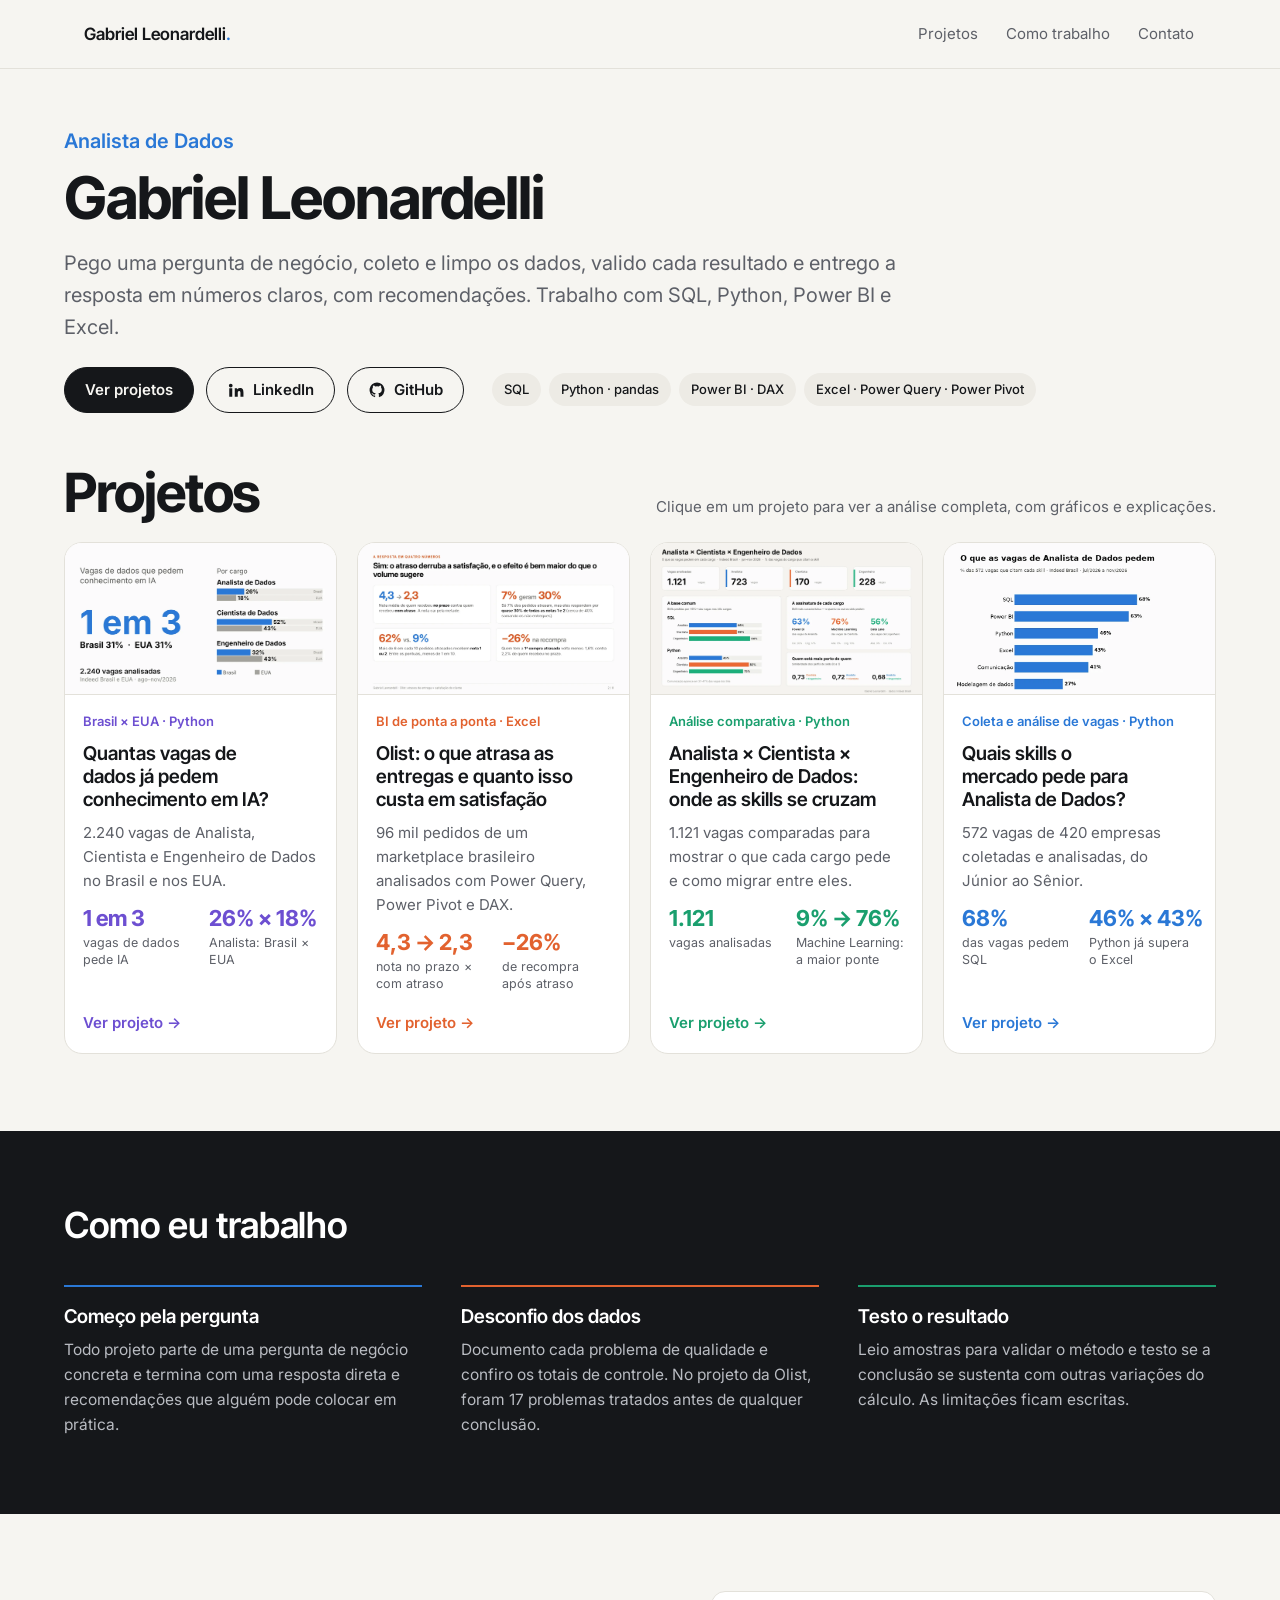
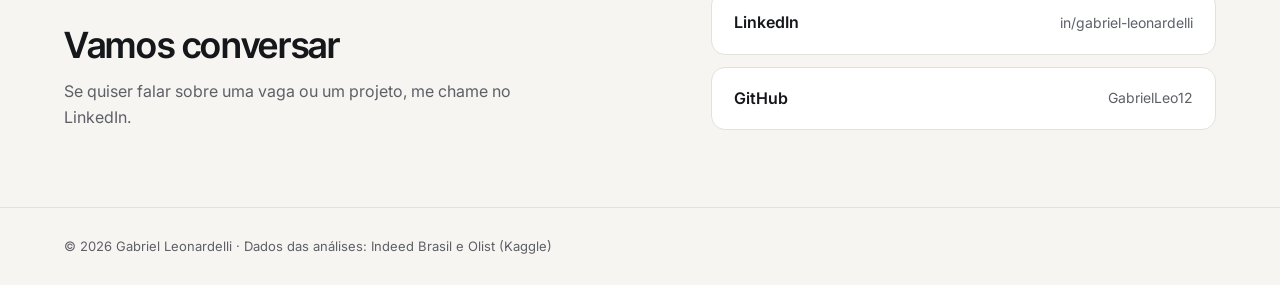
<file: index.html>
<!DOCTYPE html>
<html lang="pt-BR">
<head>
<meta charset="utf-8">
<meta name="viewport" content="width=device-width, initial-scale=1">
<title>Gabriel Leonardelli · Dados</title>
<meta name="description" content="Portfólio de Gabriel Leonardelli, Analista de Dados: projetos com SQL, Python, Power BI e Excel.">
<link rel="preconnect" href="https://fonts.googleapis.com">
<link rel="preconnect" href="https://fonts.gstatic.com" crossorigin>
<link href="https://fonts.googleapis.com/css2?family=Inter+Tight:wght@500;600;700&family=Inter:wght@400;500;600&display=swap" rel="stylesheet">
<style>
/*
VOICE: calmo e preciso, como as páginas de dados de um bom jornal.
IDEA: nome grande e os três projetos já na primeira tela; detalhes ficam nas páginas de cada projeto.
PICTURE: as capturas reais de cada projeto, em cards lado a lado.
COLOUR and TYPE: papel quente, tinta quase preta, o azul/laranja/verde dos gráficos dele; Inter Tight + Inter.
LAYOUT: topo compacto em uma coluna; grade de 3 cards logo abaixo; depois método e contato.
*/
:root{color-scheme:light dark;
--bg:light-dark(#f6f5f1,#111315);--panel:light-dark(#ffffff,#1a1d20);--ink:light-dark(#15171a,#eceae4);
--muted:light-dark(#5d6068,#a3a6ad);--line:light-dark(#e3e1da,#2a2e33);--track:light-dark(#edebe5,#24282c);
--blue:light-dark(#2a78d6,#5b9bf0);--orange:light-dark(#e2622f,#f08a5d);--green:light-dark(#1a9f6e,#3cc492);--violet:light-dark(#6d4fd1,#a08cf2);
--deep:light-dark(#15171a,#0b0c0e)}
:root[data-theme=light]{color-scheme:light}:root[data-theme=dark]{color-scheme:dark}
*{box-sizing:border-box;min-width:0}
html{scroll-behavior:smooth;scroll-padding-top:72px}
body{margin:0;background:var(--bg);color:var(--ink);font:16px/1.6 Inter,system-ui,sans-serif;overflow-x:clip}
a{color:inherit}
h1,h2,h3{font-family:"Inter Tight",Inter,sans-serif;line-height:1.05;text-wrap:balance;margin:0}
h1{font-size:clamp(36px,4.6vw,60px);font-weight:700;letter-spacing:-.02em}
h2{font-size:clamp(26px,3.2vw,36px);font-weight:600;letter-spacing:-.01em}
h3{font-size:19px;font-weight:600;line-height:1.22}
p{margin:0}
.wrap{max-width:1240px;margin:0 auto}
.band{padding:clamp(40px,6vw,80px) max(5vw,16px)}
nav{position:sticky;top:0;z-index:10;background:color-mix(in srgb,var(--bg) 88%,transparent);backdrop-filter:blur(10px);border-bottom:1px solid var(--line)}
nav .wrap{display:flex;align-items:center;gap:8px 24px;flex-wrap:wrap;padding:12px max(5vw,16px)}
.brand{font:600 17px "Inter Tight",sans-serif;text-decoration:none;margin-right:auto}
.brand span{color:var(--blue)}
nav a.l{text-decoration:none;color:var(--muted);font-size:15px;padding:10px 2px}
nav a.l:hover{color:var(--ink)}
/* topo */
.hero{padding:clamp(28px,4.5vw,56px) max(5vw,16px) clamp(20px,3vw,36px)}
.role{font-size:clamp(17px,1.6vw,20px);color:var(--blue);font-weight:600;margin-bottom:10px}
.lede{font-size:clamp(17px,1.6vw,20px);color:var(--muted);margin-top:18px;max-width:44em}
.row{display:flex;flex-wrap:wrap;align-items:center;gap:14px 28px;margin-top:24px}
.btns{display:flex;flex-wrap:wrap;gap:12px}
.btn{display:inline-flex;align-items:center;gap:8px;min-height:46px;padding:0 20px;border-radius:999px;font-weight:600;font-size:15px;text-decoration:none;border:1.5px solid var(--ink);transition:transform .15s}
.btn.p{background:var(--ink);color:var(--bg)}
.btn:hover{transform:translateY(-2px)}
.btn:focus-visible,a:focus-visible{outline:3px solid var(--blue);outline-offset:3px}
.btn svg{width:18px;height:18px}
.chips{display:flex;flex-wrap:wrap;gap:8px}
.chip{font-size:13px;font-weight:500;padding:6px 12px;border-radius:999px;background:var(--track)}
/* projetos */
.projects{padding-top:clamp(8px,1.5vw,16px)}
.head{display:flex;flex-wrap:wrap;justify-content:space-between;align-items:baseline;gap:6px 24px;margin-bottom:20px}
.head p{color:var(--muted);font-size:15px}
.head h2{font-size:clamp(36px,4.4vw,54px);font-weight:700;letter-spacing:-.02em}
.grid{display:grid;grid-template-columns:repeat(4,minmax(0,1fr));gap:clamp(14px,1.6vw,22px)}
.pc{display:flex;flex-direction:column;background:var(--panel);border:1px solid var(--line);border-radius:18px;overflow:hidden;text-decoration:none;transition:transform .2s,box-shadow .2s,border-color .2s}
.pc:hover{transform:translateY(-4px);border-color:var(--c);box-shadow:0 22px 44px -28px rgba(0,0,0,.45)}
.pc .img{aspect-ratio:16/9;background:#fbfaf7;border-bottom:1px solid var(--line);overflow:hidden}
.pc .img img{display:block;width:100%;height:100%;object-fit:cover;object-position:top}
.pc .body{display:flex;flex-direction:column;gap:10px;padding:16px 18px 18px;flex:1}
.tag{font-size:13px;font-weight:600;color:var(--c)}
.pc .q{font-size:15px;color:var(--muted)}
.nums{display:flex;gap:18px;margin-top:4px}
.nums b{display:block;font:700 22px/1 "Inter Tight",sans-serif;color:var(--c);white-space:nowrap}
.nums span{display:block;font-size:12.5px;color:var(--muted);margin-top:6px;line-height:1.35}
.nums div{flex:1}
.new{font-style:normal;font-size:11px;font-weight:700;color:#fff;background:var(--c);border-radius:999px;padding:2px 8px;margin-left:6px;vertical-align:1px}
.go{margin-top:auto;padding-top:8px;font-weight:600;font-size:15px;color:var(--c)}
/* método */
.method{background:var(--deep);color:#eceae4}
.method h2{color:#fff}
.mgrid{display:grid;grid-template-columns:repeat(3,minmax(0,1fr));gap:clamp(20px,3vw,40px);margin-top:clamp(24px,3.5vw,40px)}
.mgrid div{border-top:2px solid var(--c);padding-top:18px}
.mgrid h3{color:#fff;margin-bottom:10px}
.mgrid p{color:#b9bcc2;font-size:15.5px}
/* contato */
.contact .wrap{display:grid;grid-template-columns:minmax(0,1.2fr) minmax(0,1fr);gap:40px;align-items:end}
.contact p{color:var(--muted);margin-top:14px;max-width:32em}
.clist{display:grid;gap:12px}
.clist a{display:flex;justify-content:space-between;align-items:center;gap:16px;padding:18px 22px;border:1px solid var(--line);border-radius:14px;background:var(--panel);text-decoration:none;font-weight:600}
.clist a small{font-weight:400;color:var(--muted);font-size:14px;overflow-wrap:anywhere}
.clist a:hover{border-color:var(--ink)}
footer{padding:28px max(5vw,16px);border-top:1px solid var(--line);font-size:13px;color:var(--muted)}
@media(max-width:1180px){.grid{grid-template-columns:minmax(0,1fr) minmax(0,1fr)}}
@media(max-width:900px){.contact .wrap,.mgrid{grid-template-columns:minmax(0,1fr)}}
@media(max-width:640px){
 .grid{grid-template-columns:minmax(0,1fr)}
 .chips{display:none}
 nav .wrap{gap:4px 16px}
 nav a.l{font-size:14px}
 nav a.l[href="#metodo"]{display:none}
}
@media(prefers-reduced-motion:reduce){html{scroll-behavior:auto}.btn,.pc{transition:none}}
</style>
</head>
<body>

<nav><div class="wrap">
 <a class="brand" href="#topo">Gabriel Leonardelli<span>.</span></a>
 <a class="l" href="#projetos">Projetos</a>
 <a class="l" href="#metodo">Como trabalho</a>
 <a class="l" href="#contato">Contato</a>
</div></nav>

<header class="hero" id="topo"><div class="wrap">
 <p class="role">Analista de Dados</p>
 <h1>Gabriel Leonardelli</h1>
 <p class="lede">Pego uma pergunta de negócio, coleto e limpo os dados, valido cada resultado e entrego a resposta em números claros, com recomendações. Trabalho com SQL, Python, Power BI e Excel.</p>
 <div class="row">
  <div class="btns">
   <a class="btn p" href="#projetos">Ver projetos</a>
   <a class="btn" href="https://www.linkedin.com/in/gabriel-leonardelli" target="_blank" rel="noopener">
    <svg viewBox="0 0 24 24" fill="currentColor" aria-hidden="true"><path d="M4.98 3.5a2.5 2.5 0 1 1 0 5 2.5 2.5 0 0 1 0-5ZM3 9.75h4V21H3V9.75Zm6.5 0h3.8v1.6h.06c.53-1 1.84-2.05 3.78-2.05 4.04 0 4.79 2.66 4.79 6.12V21h-4v-4.98c0-1.19-.02-2.72-1.66-2.72-1.66 0-1.92 1.3-1.92 2.63V21h-4V9.75Z"/></svg>LinkedIn</a>
   <a class="btn" href="https://github.com/GabrielLeo12" target="_blank" rel="noopener">
    <svg viewBox="0 0 24 24" fill="currentColor" aria-hidden="true"><path d="M12 2a10 10 0 0 0-3.16 19.49c.5.09.68-.22.68-.48v-1.7c-2.78.6-3.37-1.34-3.37-1.34-.45-1.16-1.11-1.47-1.11-1.47-.91-.62.07-.6.07-.6 1 .07 1.53 1.03 1.53 1.03.9 1.52 2.34 1.08 2.91.83.09-.65.35-1.08.63-1.33-2.22-.25-4.55-1.11-4.55-4.94 0-1.09.39-1.98 1.03-2.68-.1-.25-.45-1.27.1-2.64 0 0 .84-.27 2.75 1.02a9.6 9.6 0 0 1 5 0c1.91-1.29 2.75-1.02 2.75-1.02.55 1.37.2 2.39.1 2.64.64.7 1.03 1.59 1.03 2.68 0 3.84-2.34 4.68-4.57 4.93.36.31.68.92.68 1.85v2.74c0 .27.18.58.69.48A10 10 0 0 0 12 2Z"/></svg>GitHub</a>
  </div>
  <div class="chips" aria-label="Ferramentas">
   <span class="chip">SQL</span><span class="chip">Python · pandas</span><span class="chip">Power BI · DAX</span><span class="chip">Excel · Power Query · Power Pivot</span>
  </div>
 </div>
</div></header>

<main>
<section class="band projects" id="projetos"><div class="wrap">
 <div class="head">
  <h2>Projetos</h2>
  <p>Clique em um projeto para ver a análise completa, com gráficos e explicações.</p>
 </div>
 <div class="grid">

  <a class="pc" href="projetos/ia.html" style="--c:var(--violet)">
   <div class="img"><img src="img/ia-capa.webp" width="1400" height="787" alt="Resumo: 1 em cada 3 vagas de dados pede conhecimento em IA."></div>
   <div class="body">
    <span class="tag">Brasil × EUA · Python</span>
    <h3>Quantas vagas de dados já pedem conhecimento em IA?</h3>
    <p class="q">2.240 vagas de Analista, Cientista e Engenheiro de Dados no Brasil e nos EUA.</p>
    <div class="nums">
     <div><b>1 em 3</b><span>vagas de dados pede IA</span></div>
     <div><b>26% × 18%</b><span>Analista: Brasil × EUA</span></div>
    </div>
    <span class="go">Ver projeto →</span>
   </div>
  </a>

  <a class="pc" href="projetos/olist.html" style="--c:var(--orange)">
   <div class="img"><img src="img/olist-resumo.webp" width="1400" height="787" alt="Os quatro números principais do estudo de caso da Olist."></div>
   <div class="body">
    <span class="tag">BI de ponta a ponta · Excel</span>
    <h3>Olist: o que atrasa as entregas e quanto isso custa em satisfação</h3>
    <p class="q">96 mil pedidos de um marketplace brasileiro analisados com Power Query, Power Pivot e DAX.</p>
    <div class="nums">
     <div><b>4,3 → 2,3</b><span>nota no prazo × com atraso</span></div>
     <div><b>−26%</b><span>de recompra após atraso</span></div>
    </div>
    <span class="go">Ver projeto →</span>
   </div>
  </a>

  <a class="pc" href="projetos/cargos.html" style="--c:var(--green)">
   <div class="img"><img src="img/cargos-dashboard.webp" width="1400" height="787" alt="Dashboard comparando as skills de Analista, Cientista e Engenheiro de Dados."></div>
   <div class="body">
    <span class="tag">Análise comparativa · Python</span>
    <h3>Analista × Cientista × Engenheiro de Dados: onde as skills se cruzam</h3>
    <p class="q">1.121 vagas comparadas para mostrar o que cada cargo pede e como migrar entre eles.</p>
    <div class="nums">
     <div><b>1.121</b><span>vagas analisadas</span></div>
     <div><b>9% → 76%</b><span>Machine Learning: a maior ponte</span></div>
    </div>
    <span class="go">Ver projeto →</span>
   </div>
  </a>

  <a class="pc" href="projetos/analista.html" style="--c:var(--blue)">
   <div class="img"><img src="img/analista-top-skills.webp" width="900" height="1125" alt="Gráfico com as skills mais pedidas em vagas de Analista de Dados."></div>
   <div class="body">
    <span class="tag">Coleta e análise de vagas · Python</span>
    <h3>Quais skills o mercado pede para Analista de Dados?</h3>
    <p class="q">572 vagas de 420 empresas coletadas e analisadas, do Júnior ao Sênior.</p>
    <div class="nums">
     <div><b>68%</b><span>das vagas pedem SQL</span></div>
     <div><b>46% × 43%</b><span>Python já supera o Excel</span></div>
    </div>
    <span class="go">Ver projeto →</span>
   </div>
  </a>

 </div>
</div></section>

<section class="band method" id="metodo"><div class="wrap">
 <h2>Como eu trabalho</h2>
 <div class="mgrid">
  <div style="--c:var(--blue)"><h3>Começo pela pergunta</h3><p>Todo projeto parte de uma pergunta de negócio concreta e termina com uma resposta direta e recomendações que alguém pode colocar em prática.</p></div>
  <div style="--c:var(--orange)"><h3>Desconfio dos dados</h3><p>Documento cada problema de qualidade e confiro os totais de controle. No projeto da Olist, foram 17 problemas tratados antes de qualquer conclusão.</p></div>
  <div style="--c:var(--green)"><h3>Testo o resultado</h3><p>Leio amostras para validar o método e testo se a conclusão se sustenta com outras variações do cálculo. As limitações ficam escritas.</p></div>
 </div>
</div></section>

<section class="band contact" id="contato"><div class="wrap">
 <div>
  <h2>Vamos conversar</h2>
  <p>Se quiser falar sobre uma vaga ou um projeto, me chame no LinkedIn.</p>
 </div>
 <div class="clist">
  <a href="https://www.linkedin.com/in/gabriel-leonardelli" target="_blank" rel="noopener">LinkedIn <small>in/gabriel-leonardelli</small></a>
  <a href="https://github.com/GabrielLeo12" target="_blank" rel="noopener">GitHub <small>GabrielLeo12</small></a>
 </div>
</div></section>
</main>

<footer><div class="wrap">© 2026 Gabriel Leonardelli · Dados das análises: Indeed Brasil e Olist (Kaggle)</div></footer>
<script data-goatcounter="https://gabrielleo.goatcounter.com/count" async src="https://gc.zgo.at/count.js"></script>
</body>
</html>
</file>
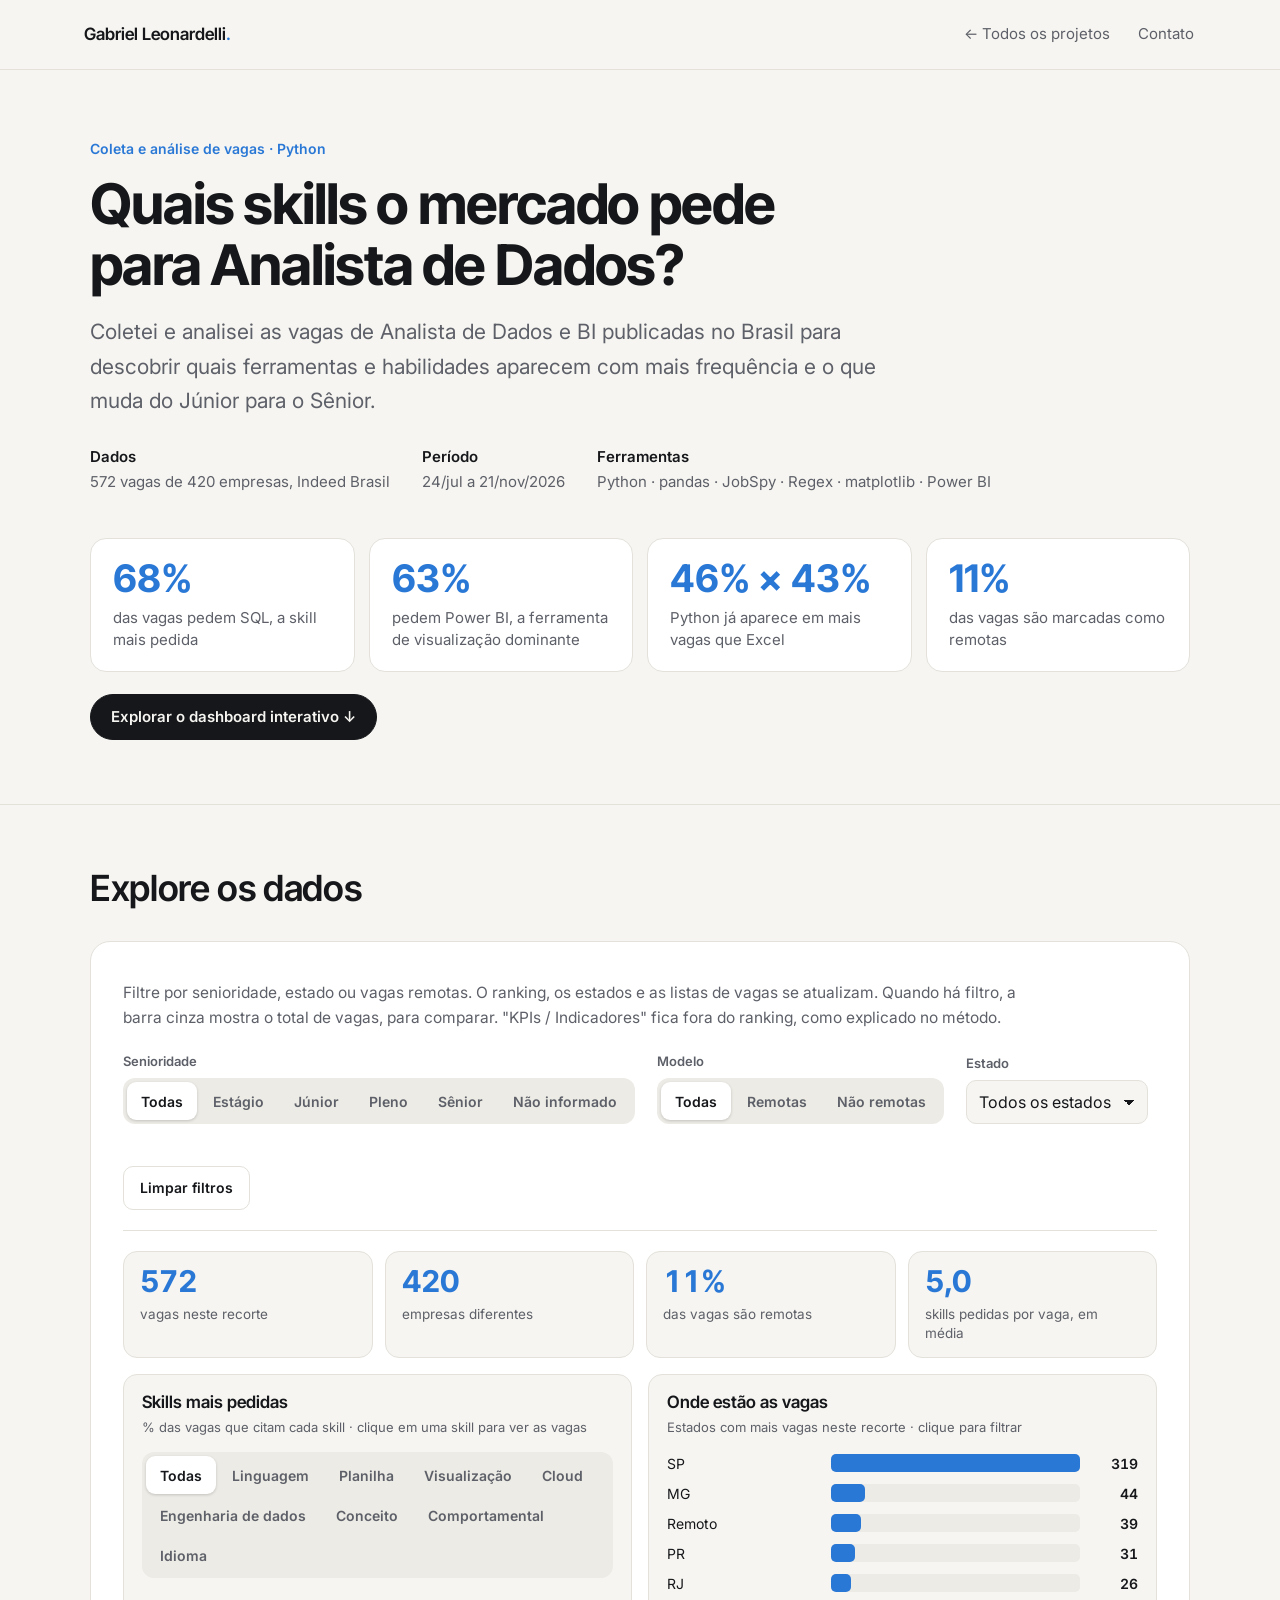
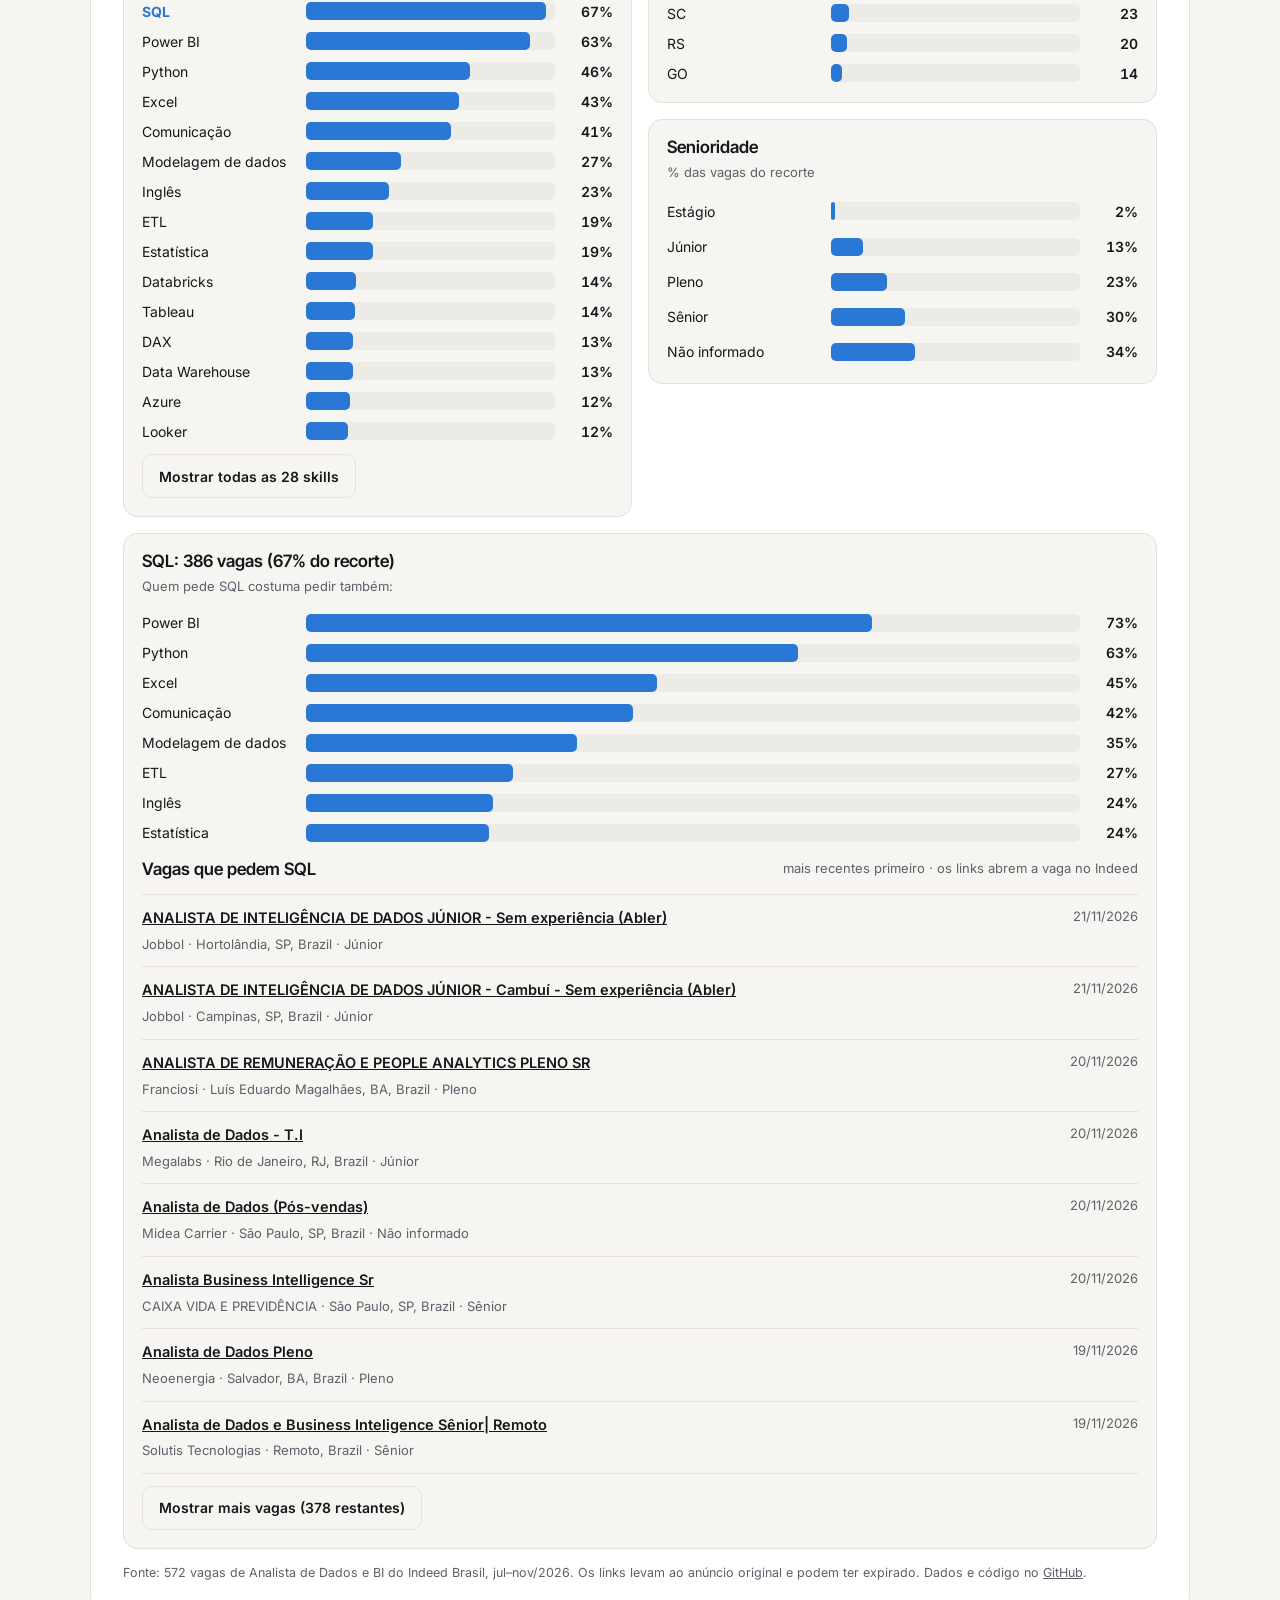
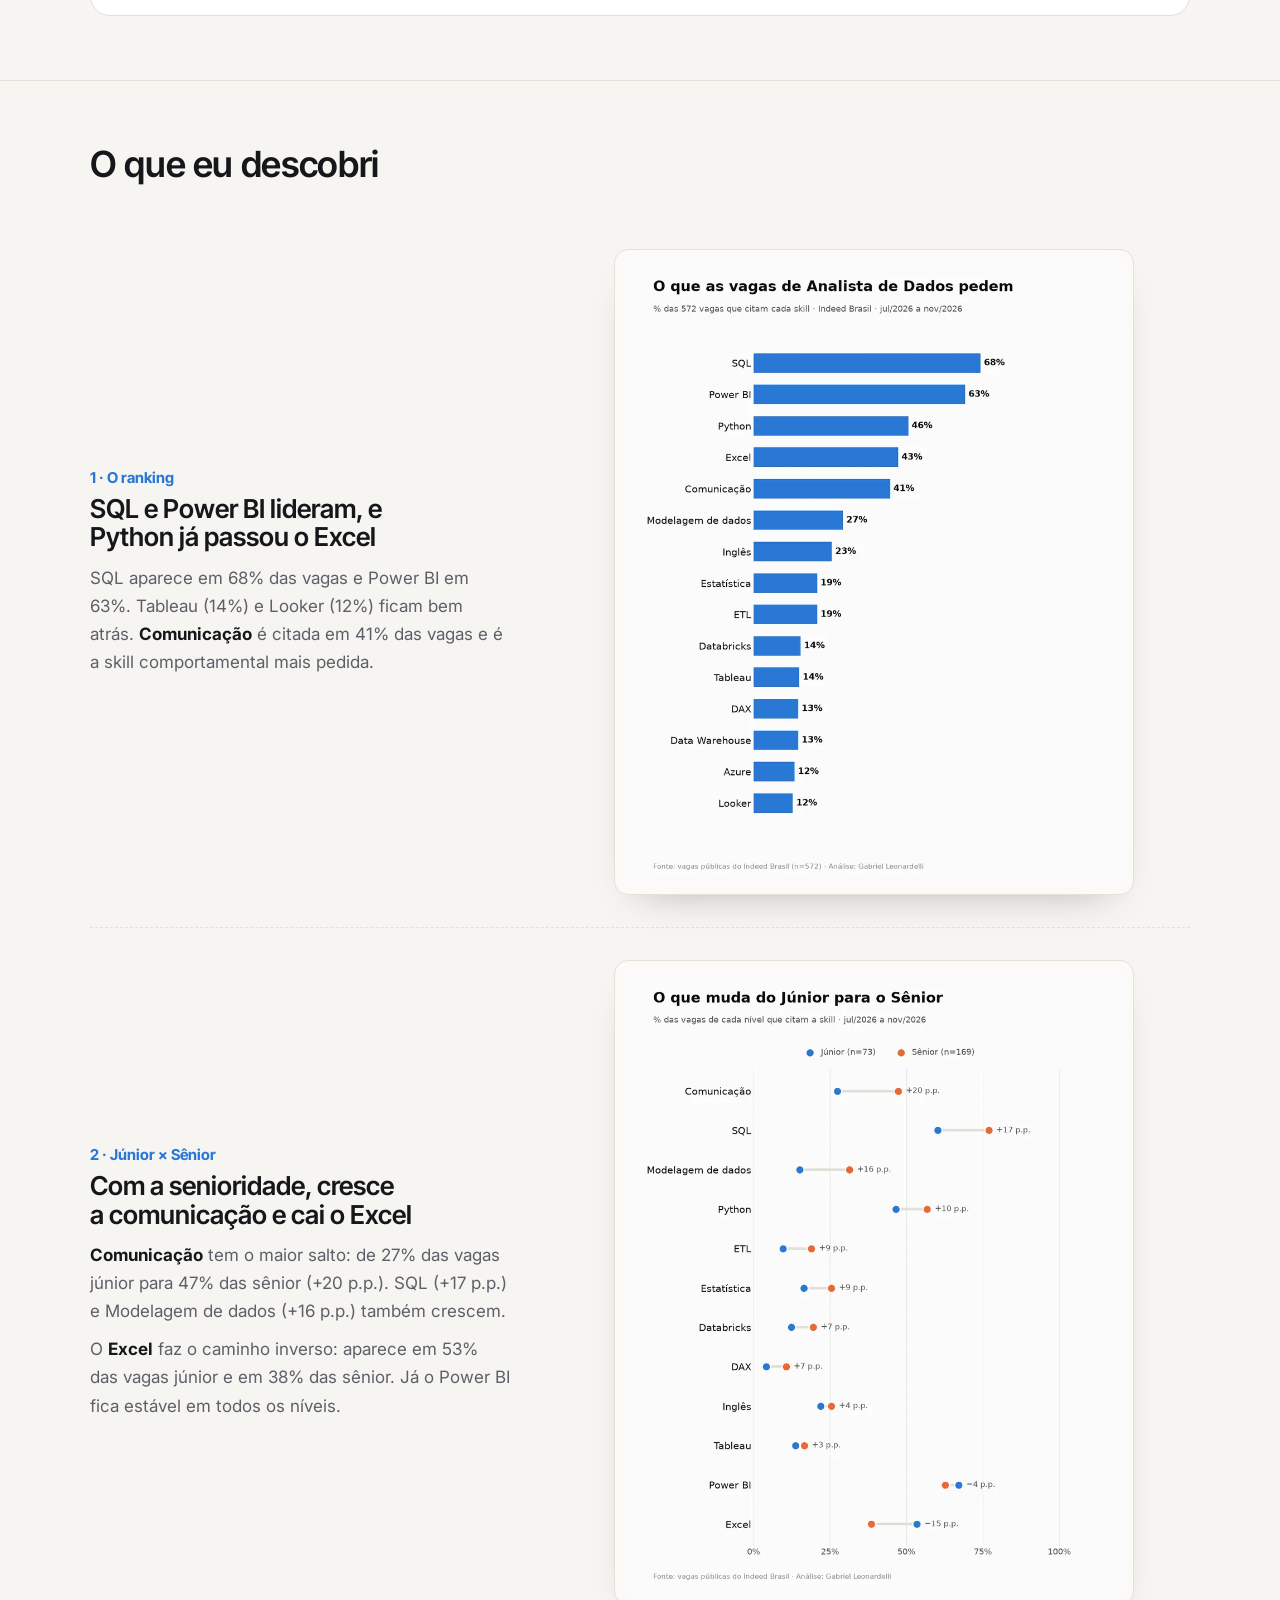
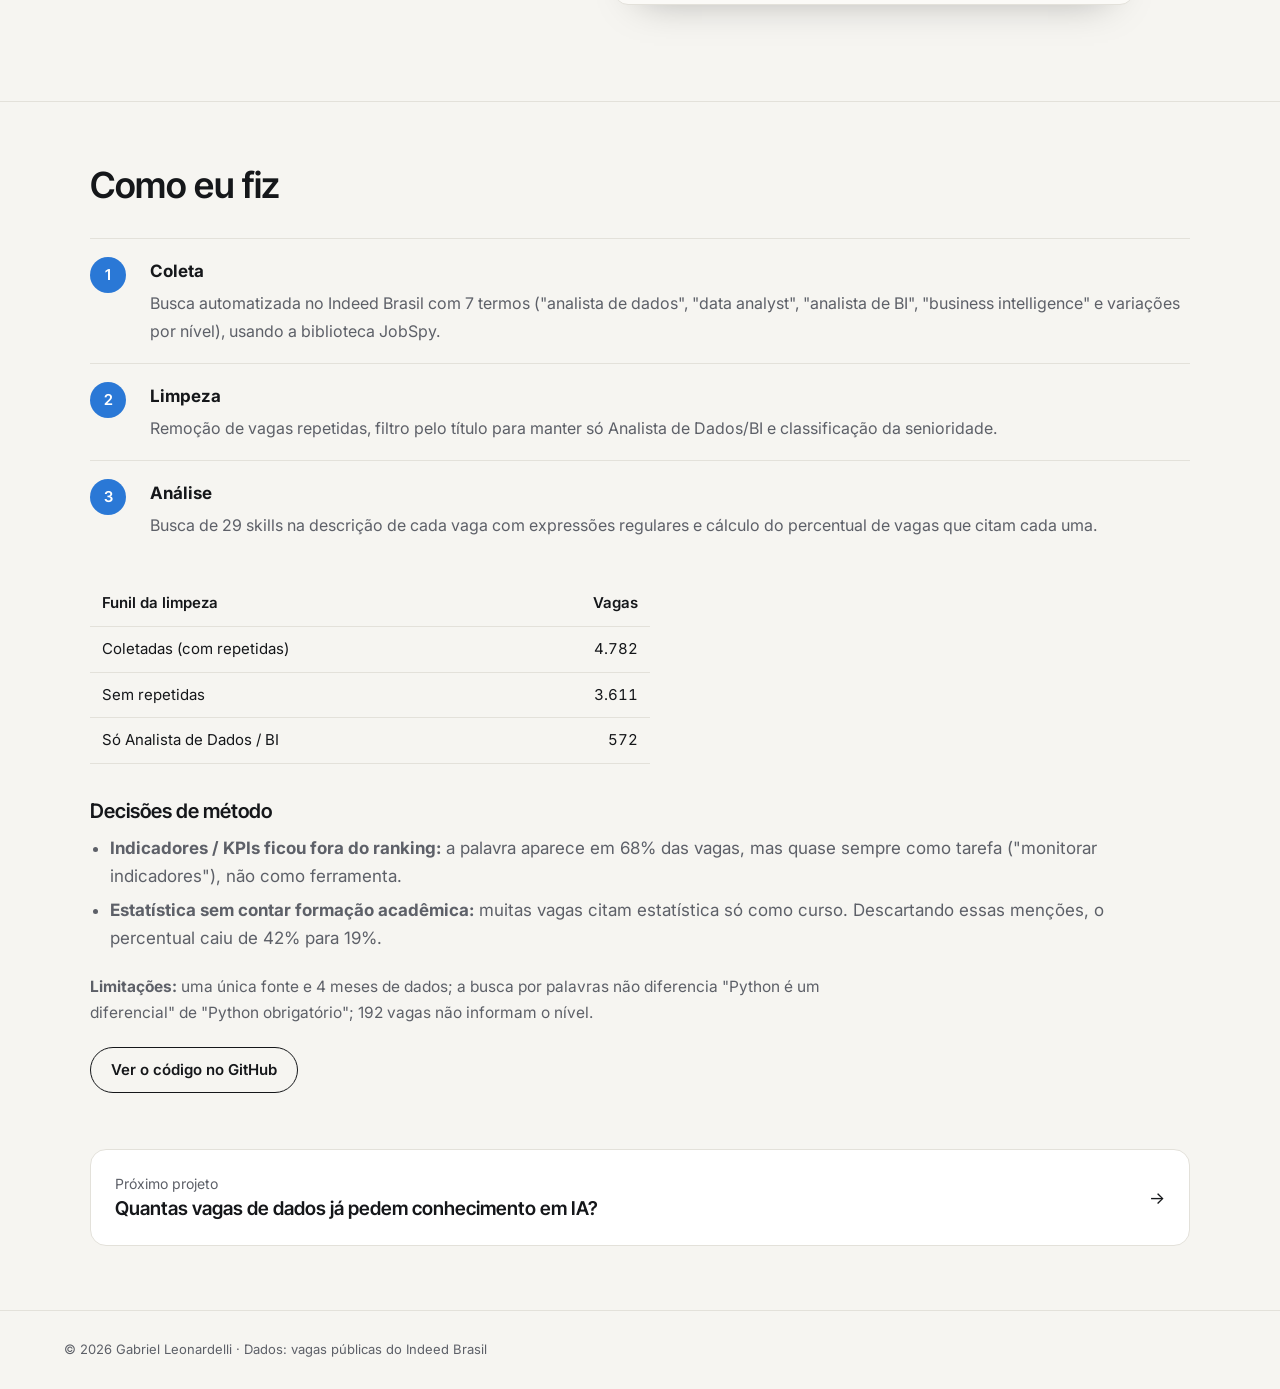
<file: projetos/analista.html>
<!DOCTYPE html>
<html lang="pt-BR">
<head>
<meta charset="utf-8">
<meta name="viewport" content="width=device-width, initial-scale=1">
<title>Skills do Analista de Dados · Gabriel Leonardelli</title>
<meta name="description" content="Análise de 572 vagas de Analista de Dados e BI no Brasil: as skills mais pedidas e o que muda do Júnior para o Sênior.">
<link rel="preconnect" href="https://fonts.googleapis.com"><link rel="preconnect" href="https://fonts.gstatic.com" crossorigin>
<link href="https://fonts.googleapis.com/css2?family=Inter+Tight:wght@500;600;700&family=Inter:wght@400;500;600&display=swap" rel="stylesheet">
<link rel="stylesheet" href="../projeto.css">
</head>
<body style="--c:var(--blue)">

<nav><div class="wrap">
 <a class="brand" href="../index.html">Gabriel Leonardelli<span>.</span></a>
 <a class="l" href="../index.html#projetos">← Todos os projetos</a>
 <a class="l" href="../index.html#contato">Contato</a>
</div></nav>

<header class="band"><div class="wrap">
 <span class="tag">Coleta e análise de vagas · Python</span>
 <h1>Quais skills o mercado pede para Analista de Dados?</h1>
 <p class="lede">Coletei e analisei as vagas de Analista de Dados e BI publicadas no Brasil para descobrir quais ferramentas e habilidades aparecem com mais frequência e o que muda do Júnior para o Sênior.</p>
 <div class="meta">
  <div><b>Dados</b>572 vagas de 420 empresas, Indeed Brasil</div>
  <div><b>Período</b>24/jul a 21/nov/2026</div>
  <div><b>Ferramentas</b>Python · pandas · JobSpy · Regex · matplotlib · Power BI</div>
 </div>
 <div class="kpis">
  <div class="kpi"><b>68%</b><span>das vagas pedem SQL, a skill mais pedida</span></div>
  <div class="kpi"><b>63%</b><span>pedem Power BI, a ferramenta de visualização dominante</span></div>
  <div class="kpi"><b>46% × 43%</b><span>Python já aparece em mais vagas que Excel</span></div>
  <div class="kpi"><b>11%</b><span>das vagas são marcadas como remotas</span></div>
 </div>
 <div class="cta"><a class="btn p" href="#explorar">Explorar o dashboard interativo ↓</a></div>
</div></header>

<main>
<section class="band sec" id="explorar"><div class="wrap">
 <h2>Explore os dados</h2>
 <div class="dash" id="dash">
  <p class="lead">Filtre por senioridade, estado ou vagas remotas. O ranking, os estados e as listas de vagas se atualizam. Quando há filtro, a barra cinza mostra o total de vagas, para comparar. "KPIs / Indicadores" fica fora do ranking, como explicado no método.</p>
  <div class="filters" id="va-filtros"></div>
  <div class="tiles" id="va-tiles"></div>
  <div class="dgrid">
   <div class="dcard"><h4>Skills mais pedidas</h4><p class="sub">% das vagas que citam cada skill · clique em uma skill para ver as vagas</p>
    <div class="seg" id="va-cats" style="margin-bottom:14px"></div><div class="legend" id="va-rleg"></div>
    <div class="bars" id="va-rank"></div><button type="button" class="dbtn" id="va-mais" style="margin-top:12px"></button></div>
   <div style="display:grid;gap:16px;align-content:start;min-width:0">
    <div class="dcard"><h4>Onde estão as vagas</h4><p class="sub">Estados com mais vagas neste recorte · clique para filtrar</p><div class="bars" id="va-uf"></div></div>
    <div class="dcard"><h4>Senioridade</h4><p class="sub">% das vagas do recorte</p><div class="bars" id="va-dist"></div></div>
   </div>
   <div class="dcard wide" id="va-det"></div>
  </div>
  <p class="note2">Fonte: 572 vagas de Analista de Dados e BI do Indeed Brasil, jul–nov/2026. Os links levam ao anúncio original e podem ter expirado. Dados e código no <a href="https://github.com/GabrielLeo12/skills-analista-dados" target="_blank" rel="noopener">GitHub</a>.</p>
 </div>
</div></section>

<section class="band sec"><div class="wrap">
 <h2>O que eu descobri</h2>

 <div class="finding">
  <div>
   <p class="n">1 · O ranking</p>
   <h3>SQL e Power BI lideram, e Python já passou o Excel</h3>
   <p>SQL aparece em 68% das vagas e Power BI em 63%. Tableau (14%) e Looker (12%) ficam bem atrás. <strong>Comunicação</strong> é citada em 41% das vagas e é a skill comportamental mais pedida.</p>
  </div>
  <figure class="shot portrait"><img src="../img/analista-top-skills.webp" width="900" height="1125" alt="Gráfico de barras com as 15 skills mais pedidas em vagas de Analista de Dados, liderado por SQL (68%) e Power BI (63%)."></figure>
 </div>

 <div class="finding">
  <div>
   <p class="n">2 · Júnior × Sênior</p>
   <h3>Com a senioridade, cresce a comunicação e cai o Excel</h3>
   <p><strong>Comunicação</strong> tem o maior salto: de 27% das vagas júnior para 47% das sênior (+20 p.p.). SQL (+17 p.p.) e Modelagem de dados (+16 p.p.) também crescem.</p>
   <p style="margin-top:10px">O <strong>Excel</strong> faz o caminho inverso: aparece em 53% das vagas júnior e em 38% das sênior. Já o Power BI fica estável em todos os níveis.</p>
  </div>
  <figure class="shot portrait"><img src="../img/analista-junior-senior.webp" width="900" height="1125" alt="Gráfico comparando o percentual de vagas Júnior e Sênior que citam cada skill."></figure>
 </div>
</div></section>

<section class="band sec"><div class="wrap">
 <h2>Como eu fiz</h2>
 <ol class="steps">
  <li><div><b>Coleta</b><span>Busca automatizada no Indeed Brasil com 7 termos ("analista de dados", "data analyst", "analista de BI", "business intelligence" e variações por nível), usando a biblioteca JobSpy.</span></div></li>
  <li><div><b>Limpeza</b><span>Remoção de vagas repetidas, filtro pelo título para manter só Analista de Dados/BI e classificação da senioridade.</span></div></li>
  <li><div><b>Análise</b><span>Busca de 29 skills na descrição de cada vaga com expressões regulares e cálculo do percentual de vagas que citam cada uma.</span></div></li>
 </ol>

 <div class="scroll" style="margin-top:24px;max-width:560px">
  <table>
   <thead><tr><th>Funil da limpeza</th><th class="r">Vagas</th></tr></thead>
   <tbody>
    <tr><td>Coletadas (com repetidas)</td><td class="r">4.782</td></tr>
    <tr><td>Sem repetidas</td><td class="r">3.611</td></tr>
    <tr><td>Só Analista de Dados / BI</td><td class="r">572</td></tr>
   </tbody>
  </table>
 </div>

 <h3 style="margin-top:36px;margin-bottom:12px">Decisões de método</h3>
 <ul class="plain">
  <li><strong>Indicadores / KPIs ficou fora do ranking:</strong> a palavra aparece em 68% das vagas, mas quase sempre como tarefa ("monitorar indicadores"), não como ferramenta.</li>
  <li><strong>Estatística sem contar formação acadêmica:</strong> muitas vagas citam estatística só como curso. Descartando essas menções, o percentual caiu de 42% para 19%.</li>
 </ul>
 <p class="note"><strong>Limitações:</strong> uma única fonte e 4 meses de dados; a busca por palavras não diferencia "Python é um diferencial" de "Python obrigatório"; 192 vagas não informam o nível.</p>

 <div class="cta">
  <a class="btn" href="https://github.com/GabrielLeo12/skills-analista-dados" target="_blank" rel="noopener">Ver o código no GitHub</a>
 </div>

 <a class="next" href="ia.html"><span><small>Próximo projeto</small><b>Quantas vagas de dados já pedem conhecimento em IA?</b></span><span aria-hidden="true">→</span></a>
</div></section>
</main>

<footer><div class="wrap">© 2026 Gabriel Leonardelli · Dados: vagas públicas do Indeed Brasil</div></footer>
<script src="../dash.js"></script>
<script>
D.vagas({url:'../dados/analista.json',
 cols:{titulo:0,empresa:1,local:2,data:3,link:7,bits:8},
 filters:[{key:'sen',label:'Senioridade',col:4,kind:'seg',all:'Todas',order:['Estágio','Júnior','Pleno','Sênior','Não informado']},
          {key:'rem',label:'Modelo',col:5,kind:'seg',all:'Todas',order:[1,0],labels:{1:'Remotas',0:'Não remotas'}},
          {key:'uf',label:'Estado',col:6,kind:'sel',all:'Todos os estados'}],
 remoto:r=>r[5]===1,
 dist:{col:4,order:['Estágio','Júnior','Pleno','Sênior','Não informado']},
 extra:r=>r[4],
 selDef:'SQL',
 ids:{root:'dash',filters:'va-filtros',tiles:'va-tiles',cats:'va-cats',rankLeg:'va-rleg',rank:'va-rank',mais:'va-mais',uf:'va-uf',dist:'va-dist',det:'va-det'}});
</script>
<script data-goatcounter="https://gabrielleo.goatcounter.com/count" async src="https://gc.zgo.at/count.js"></script>
</body>
</html>
</file>
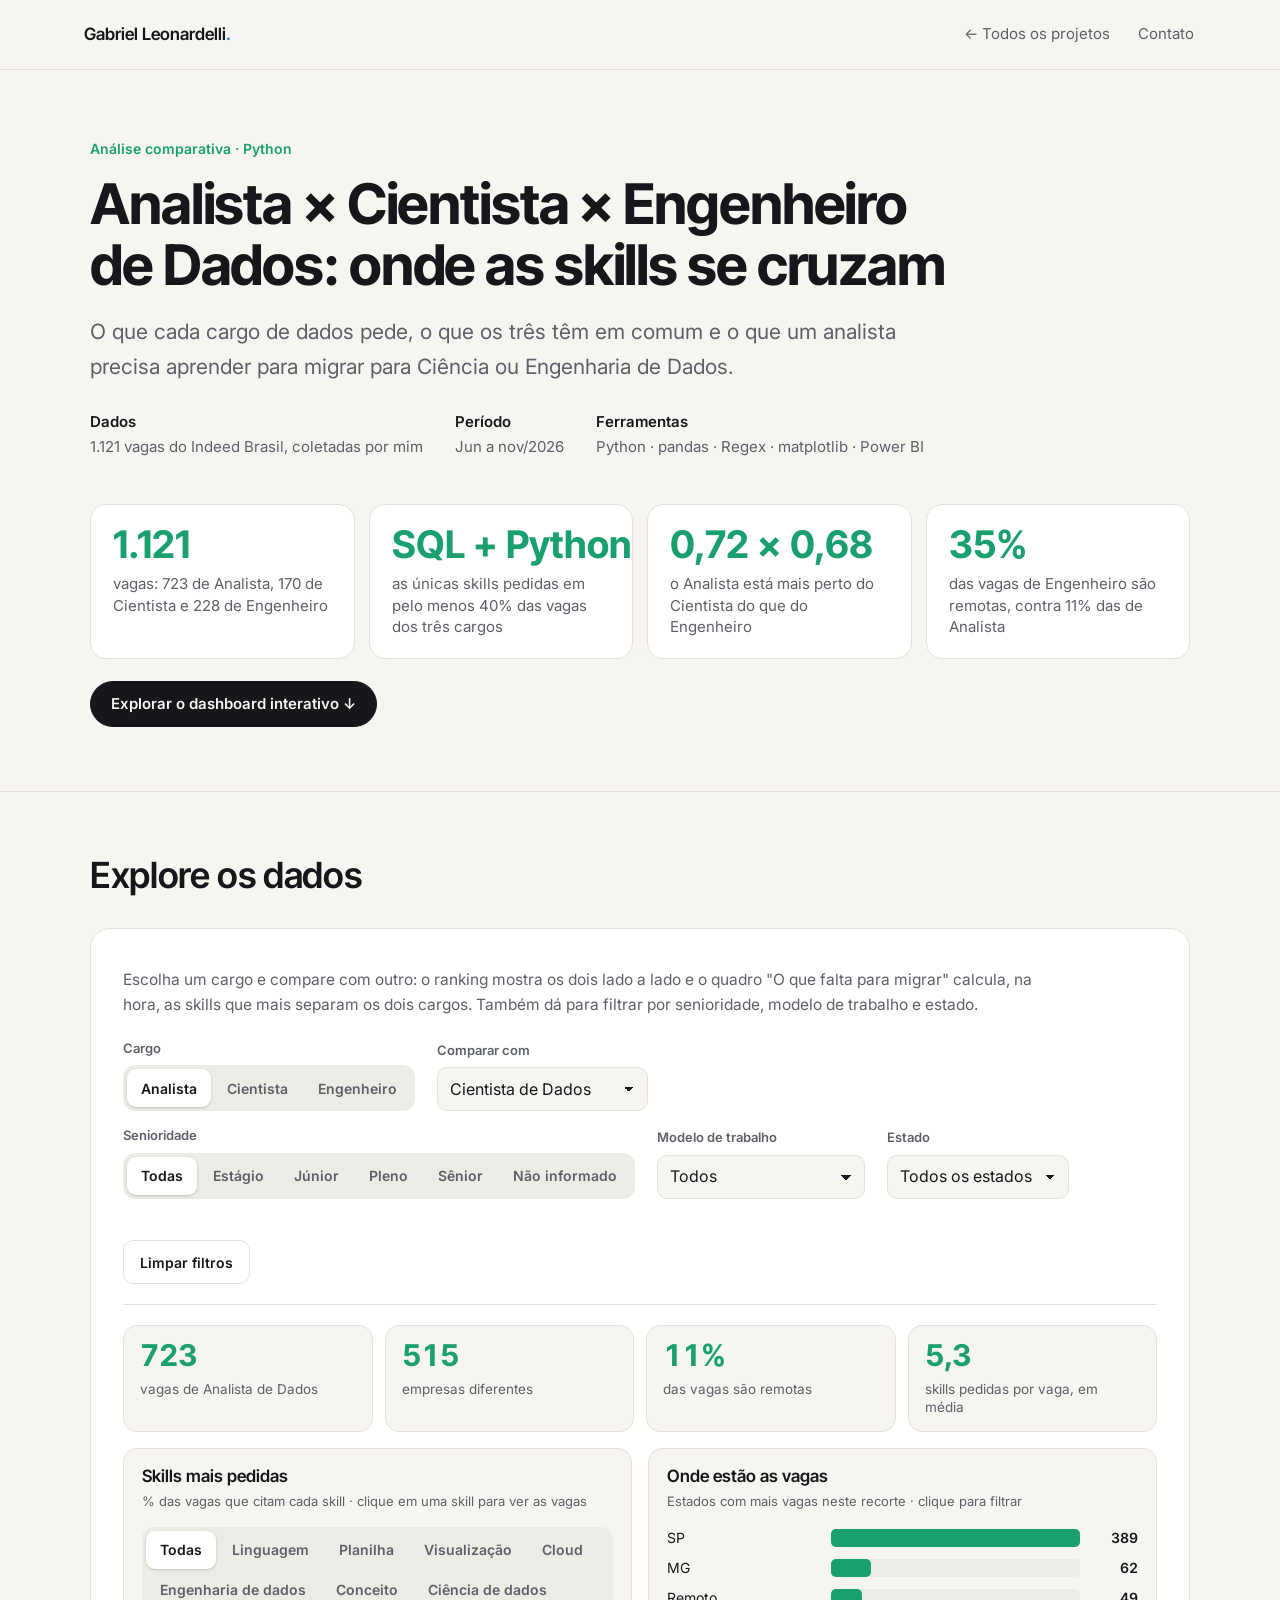
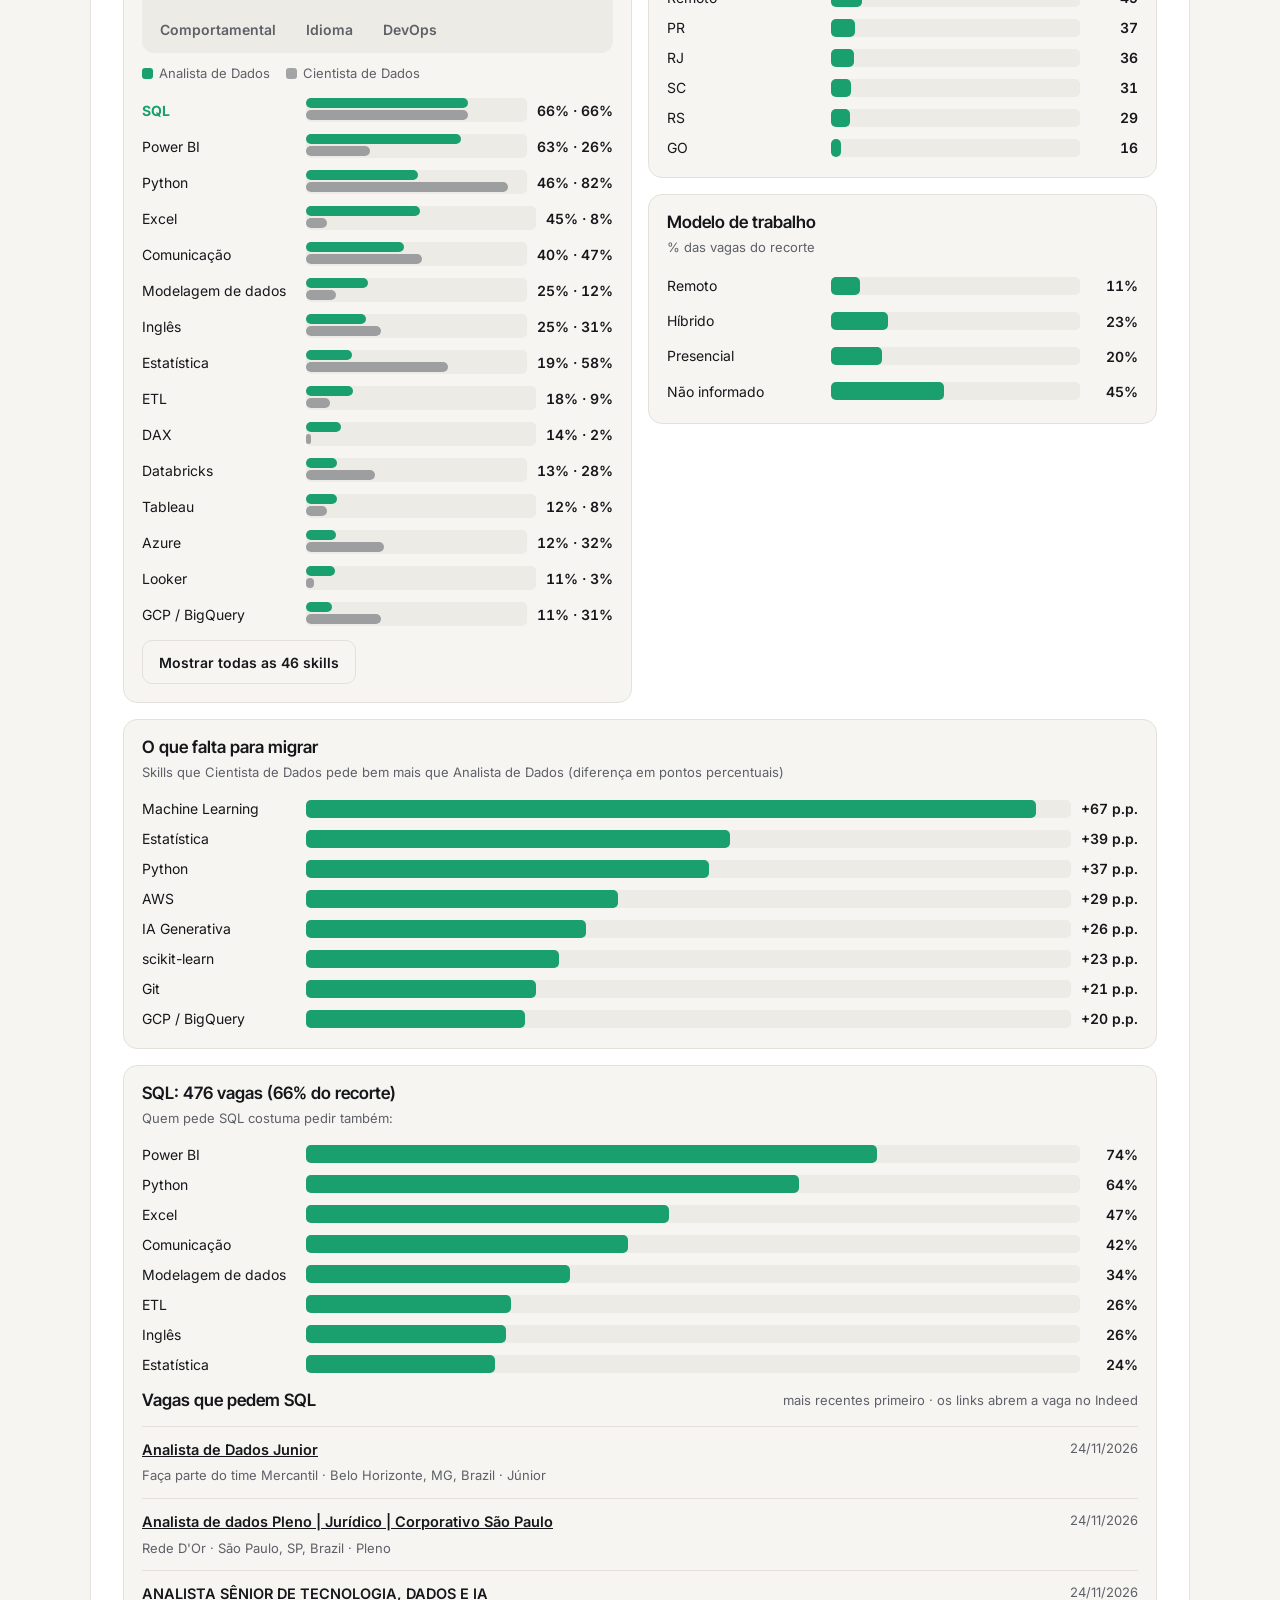
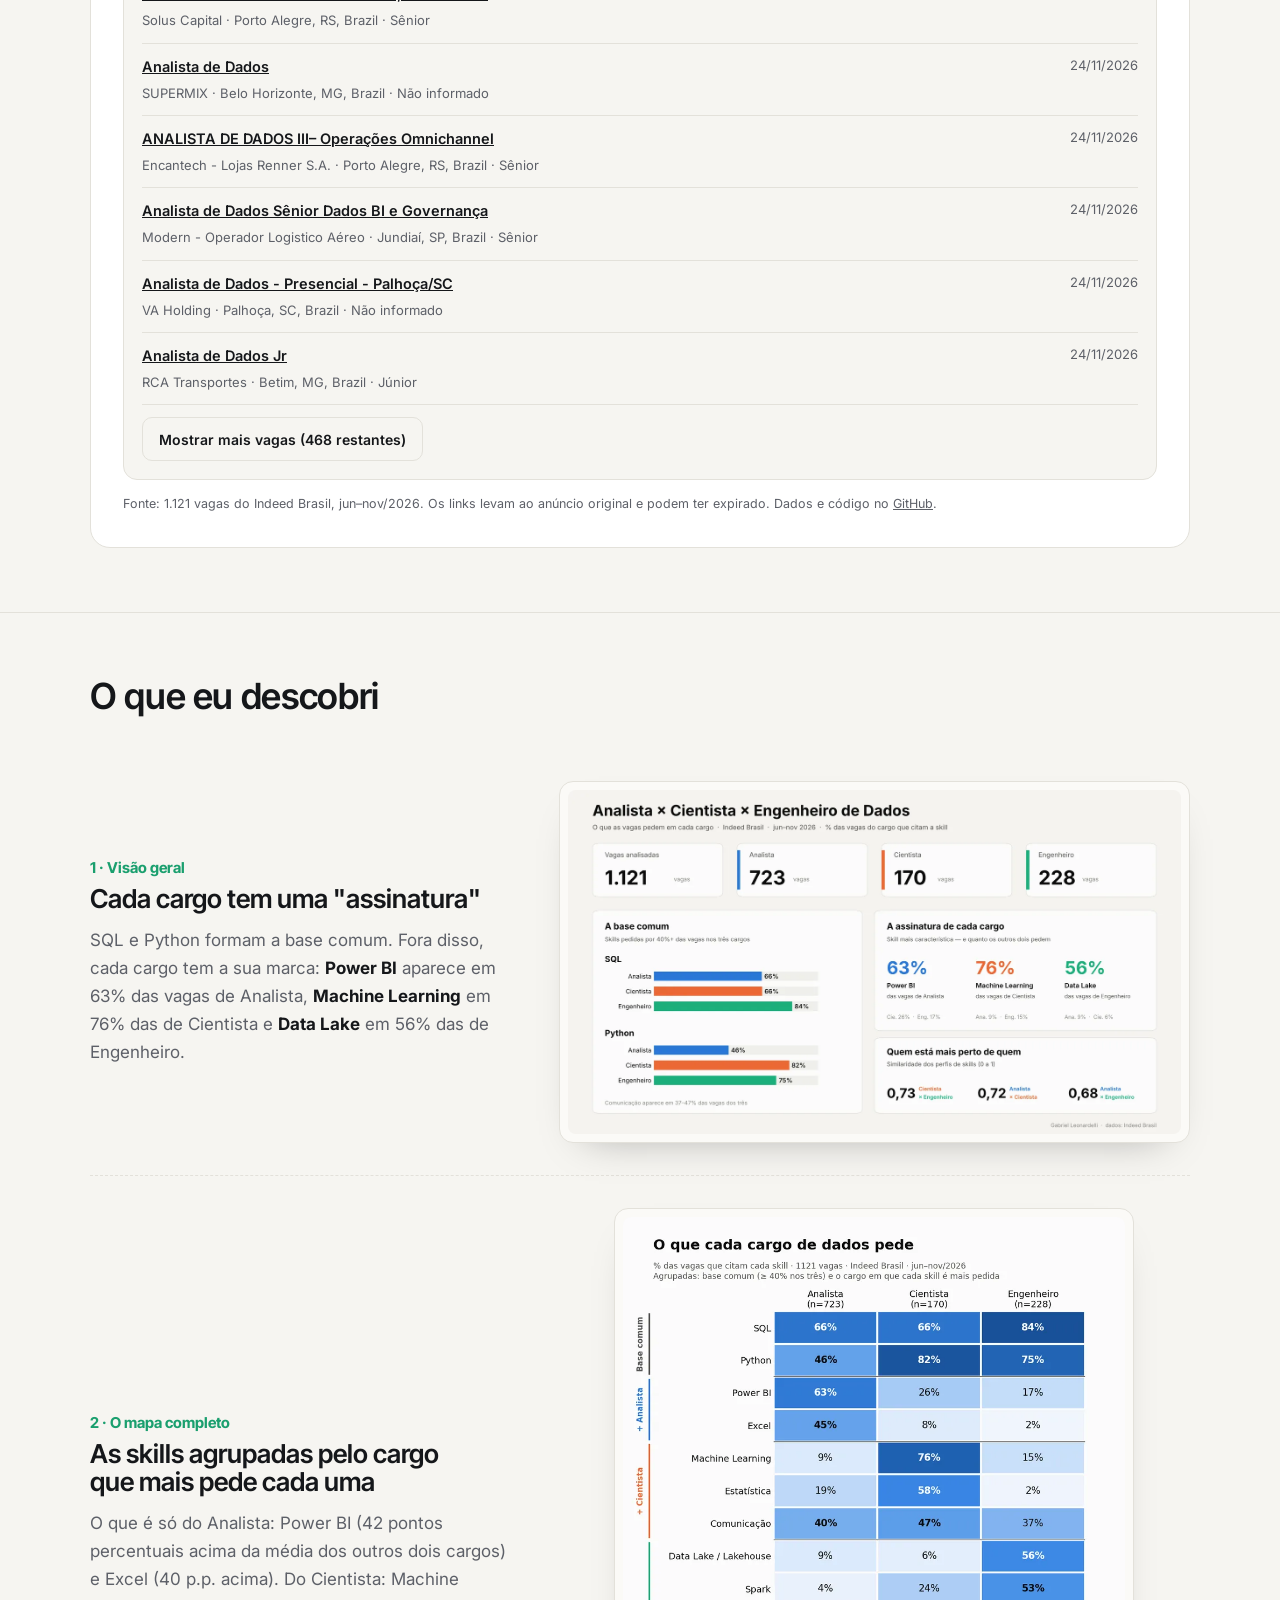
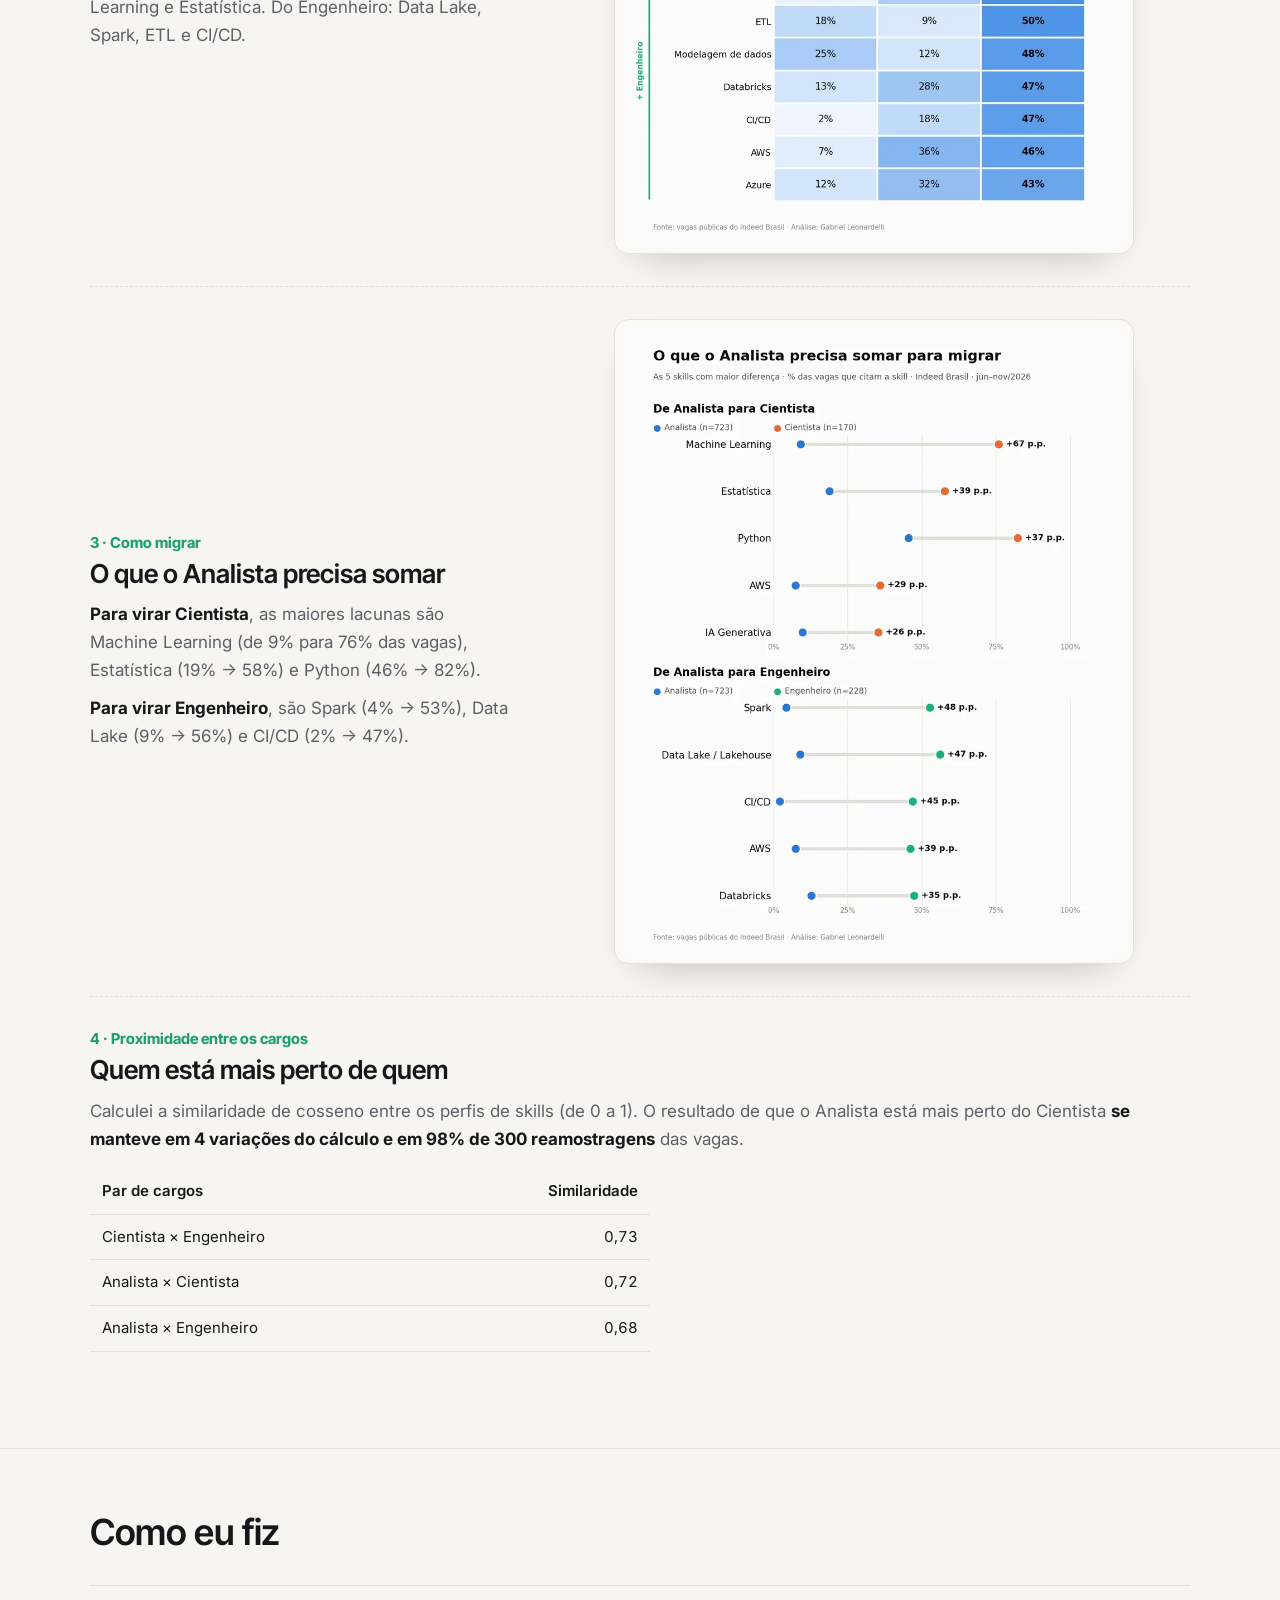
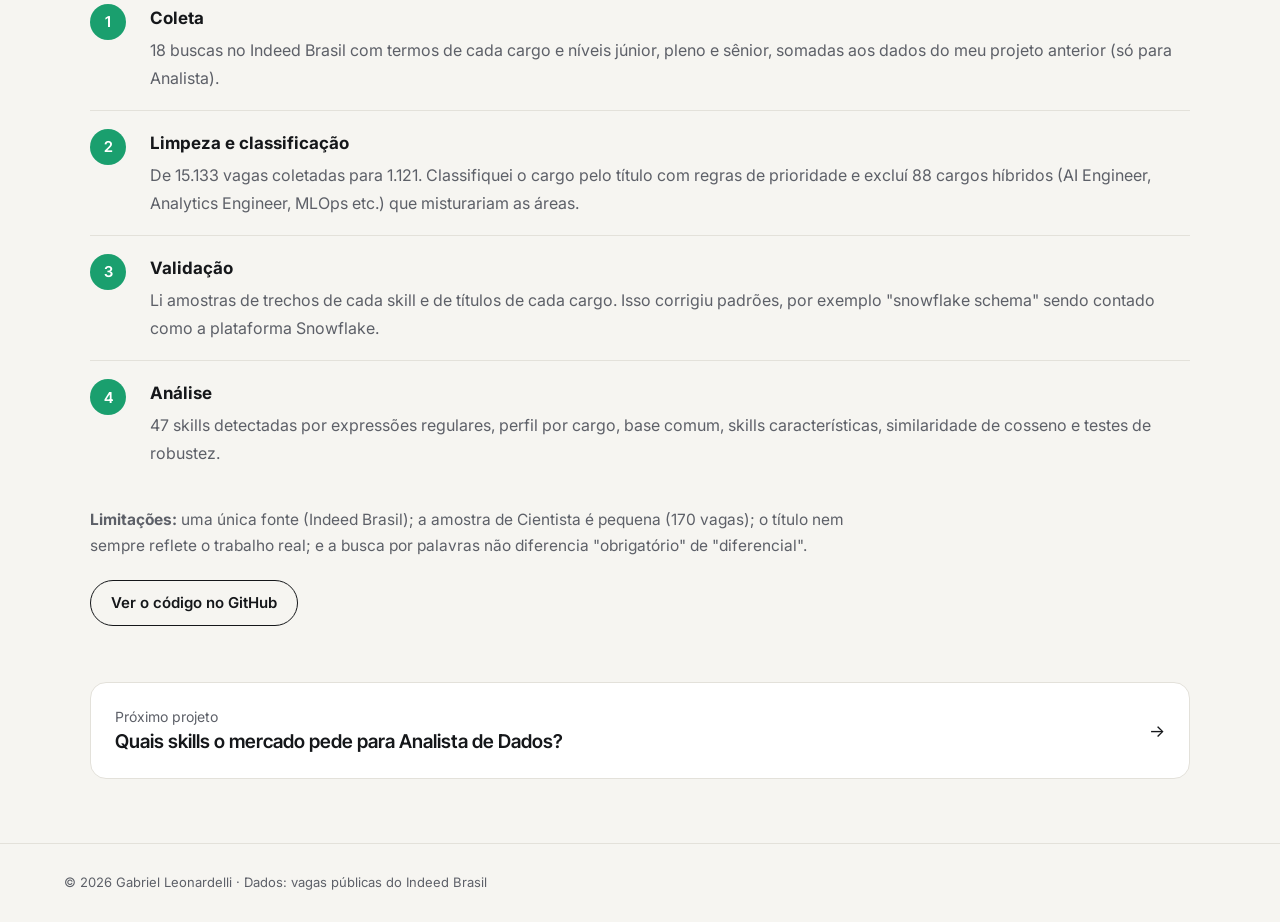
<file: projetos/cargos.html>
<!DOCTYPE html>
<html lang="pt-BR">
<head>
<meta charset="utf-8">
<meta name="viewport" content="width=device-width, initial-scale=1">
<title>Analista × Cientista × Engenheiro · Gabriel Leonardelli</title>
<meta name="description" content="Comparação das skills pedidas em 1.121 vagas de Analista, Cientista e Engenheiro de Dados no Brasil.">
<link rel="preconnect" href="https://fonts.googleapis.com"><link rel="preconnect" href="https://fonts.gstatic.com" crossorigin>
<link href="https://fonts.googleapis.com/css2?family=Inter+Tight:wght@500;600;700&family=Inter:wght@400;500;600&display=swap" rel="stylesheet">
<link rel="stylesheet" href="../projeto.css">
</head>
<body style="--c:var(--green)">

<nav><div class="wrap">
 <a class="brand" href="../index.html">Gabriel Leonardelli<span>.</span></a>
 <a class="l" href="../index.html#projetos">← Todos os projetos</a>
 <a class="l" href="../index.html#contato">Contato</a>
</div></nav>

<header class="band"><div class="wrap">
 <span class="tag">Análise comparativa · Python</span>
 <h1>Analista × Cientista × Engenheiro de Dados: onde as skills se cruzam</h1>
 <p class="lede">O que cada cargo de dados pede, o que os três têm em comum e o que um analista precisa aprender para migrar para Ciência ou Engenharia de Dados.</p>
 <div class="meta">
  <div><b>Dados</b>1.121 vagas do Indeed Brasil, coletadas por mim</div>
  <div><b>Período</b>Jun a nov/2026</div>
  <div><b>Ferramentas</b>Python · pandas · Regex · matplotlib · Power BI</div>
 </div>
 <div class="kpis">
  <div class="kpi"><b>1.121</b><span>vagas: 723 de Analista, 170 de Cientista e 228 de Engenheiro</span></div>
  <div class="kpi"><b>SQL + Python</b><span>as únicas skills pedidas em pelo menos 40% das vagas dos três cargos</span></div>
  <div class="kpi"><b>0,72 × 0,68</b><span>o Analista está mais perto do Cientista do que do Engenheiro</span></div>
  <div class="kpi"><b>35%</b><span>das vagas de Engenheiro são remotas, contra 11% das de Analista</span></div>
 </div>
 <div class="cta"><a class="btn p" href="#explorar">Explorar o dashboard interativo ↓</a></div>
</div></header>

<main>
<section class="band sec" id="explorar"><div class="wrap">
 <h2>Explore os dados</h2>
 <div class="dash" id="dash">
  <p class="lead">Escolha um cargo e compare com outro: o ranking mostra os dois lado a lado e o quadro "O que falta para migrar" calcula, na hora, as skills que mais separam os dois cargos. Também dá para filtrar por senioridade, modelo de trabalho e estado.</p>
  <div class="filters" id="vc-filtros"></div>
  <div class="tiles" id="vc-tiles"></div>
  <div class="dgrid">
   <div class="dcard"><h4>Skills mais pedidas</h4><p class="sub">% das vagas que citam cada skill · clique em uma skill para ver as vagas</p>
    <div class="seg" id="vc-cats" style="margin-bottom:14px"></div><div class="legend" id="vc-rleg"></div>
    <div class="bars" id="vc-rank"></div><button type="button" class="dbtn" id="vc-mais" style="margin-top:12px"></button></div>
   <div style="display:grid;gap:16px;align-content:start;min-width:0">
    <div class="dcard"><h4>Onde estão as vagas</h4><p class="sub">Estados com mais vagas neste recorte · clique para filtrar</p><div class="bars" id="vc-uf"></div></div>
    <div class="dcard"><h4>Modelo de trabalho</h4><p class="sub">% das vagas do recorte</p><div class="bars" id="vc-dist"></div></div>
   </div>
   <div class="dcard wide" hidden><h4>O que falta para migrar</h4><p class="sub" id="vc-gapsub"></p><div class="bars" id="vc-gap"></div></div>
   <div class="dcard wide" id="vc-det"></div>
  </div>
  <p class="note2">Fonte: 1.121 vagas do Indeed Brasil, jun–nov/2026. Os links levam ao anúncio original e podem ter expirado. Dados e código no <a href="https://github.com/GabrielLeo12/skills-cargos-dados" target="_blank" rel="noopener">GitHub</a>.</p>
 </div>
</div></section>

<section class="band sec"><div class="wrap">
 <h2>O que eu descobri</h2>

 <div class="finding">
  <div>
   <p class="n">1 · Visão geral</p>
   <h3>Cada cargo tem uma "assinatura"</h3>
   <p>SQL e Python formam a base comum. Fora disso, cada cargo tem a sua marca: <strong>Power BI</strong> aparece em 63% das vagas de Analista, <strong>Machine Learning</strong> em 76% das de Cientista e <strong>Data Lake</strong> em 56% das de Engenheiro.</p>
  </div>
  <figure class="shot"><img src="../img/cargos-dashboard.webp" width="1400" height="787" alt="Dashboard com o número de vagas por cargo, a base comum de SQL e Python, a skill característica de cada cargo e a similaridade entre eles."></figure>
 </div>

 <div class="finding">
  <div>
   <p class="n">2 · O mapa completo</p>
   <h3>As skills agrupadas pelo cargo que mais pede cada uma</h3>
   <p>O que é só do Analista: Power BI (42 pontos percentuais acima da média dos outros dois cargos) e Excel (40 p.p. acima). Do Cientista: Machine Learning e Estatística. Do Engenheiro: Data Lake, Spark, ETL e CI/CD.</p>
  </div>
  <figure class="shot portrait"><img src="../img/cargos-heatmap.webp" width="900" height="1125" alt="Mapa de calor com o percentual de vagas que citam cada skill, por cargo."></figure>
 </div>

 <div class="finding">
  <div>
   <p class="n">3 · Como migrar</p>
   <h3>O que o Analista precisa somar</h3>
   <p><strong>Para virar Cientista</strong>, as maiores lacunas são Machine Learning (de 9% para 76% das vagas), Estatística (19% → 58%) e Python (46% → 82%).</p>
   <p style="margin-top:10px"><strong>Para virar Engenheiro</strong>, são Spark (4% → 53%), Data Lake (9% → 56%) e CI/CD (2% → 47%).</p>
  </div>
  <figure class="shot portrait"><img src="../img/cargos-pontes.webp" width="900" height="1125" alt="Gráfico mostrando a diferença entre Analista e Cientista e entre Analista e Engenheiro nas 5 skills com maior lacuna."></figure>
 </div>

 <div class="finding solo">
  <div>
   <p class="n">4 · Proximidade entre os cargos</p>
   <h3>Quem está mais perto de quem</h3>
   <p>Calculei a similaridade de cosseno entre os perfis de skills (de 0 a 1). O resultado de que o Analista está mais perto do Cientista <strong>se manteve em 4 variações do cálculo e em 98% de 300 reamostragens</strong> das vagas.</p>
   <div class="scroll" style="margin-top:16px;max-width:560px">
    <table>
     <thead><tr><th>Par de cargos</th><th class="r">Similaridade</th></tr></thead>
     <tbody>
      <tr><td>Cientista × Engenheiro</td><td class="r">0,73</td></tr>
      <tr><td>Analista × Cientista</td><td class="r">0,72</td></tr>
      <tr><td>Analista × Engenheiro</td><td class="r">0,68</td></tr>
     </tbody>
    </table>
   </div>
  </div>
 </div>
</div></section>

<section class="band sec"><div class="wrap">
 <h2>Como eu fiz</h2>
 <ol class="steps">
  <li><div><b>Coleta</b><span>18 buscas no Indeed Brasil com termos de cada cargo e níveis júnior, pleno e sênior, somadas aos dados do meu projeto anterior (só para Analista).</span></div></li>
  <li><div><b>Limpeza e classificação</b><span>De 15.133 vagas coletadas para 1.121. Classifiquei o cargo pelo título com regras de prioridade e excluí 88 cargos híbridos (AI Engineer, Analytics Engineer, MLOps etc.) que misturariam as áreas.</span></div></li>
  <li><div><b>Validação</b><span>Li amostras de trechos de cada skill e de títulos de cada cargo. Isso corrigiu padrões, por exemplo "snowflake schema" sendo contado como a plataforma Snowflake.</span></div></li>
  <li><div><b>Análise</b><span>47 skills detectadas por expressões regulares, perfil por cargo, base comum, skills características, similaridade de cosseno e testes de robustez.</span></div></li>
 </ol>
 <p class="note"><strong>Limitações:</strong> uma única fonte (Indeed Brasil); a amostra de Cientista é pequena (170 vagas); o título nem sempre reflete o trabalho real; e a busca por palavras não diferencia "obrigatório" de "diferencial".</p>

 <div class="cta">
  <a class="btn" href="https://github.com/GabrielLeo12/skills-cargos-dados" target="_blank" rel="noopener">Ver o código no GitHub</a>
 </div>

 <a class="next" href="analista.html"><span><small>Próximo projeto</small><b>Quais skills o mercado pede para Analista de Dados?</b></span><span aria-hidden="true">→</span></a>
</div></section>
</main>

<footer><div class="wrap">© 2026 Gabriel Leonardelli · Dados: vagas públicas do Indeed Brasil</div></footer>
<script src="../dash.js"></script>
<script>
D.vagas({url:'../dados/cargos.json',
 cols:{titulo:0,empresa:1,local:2,data:3,link:8,bits:9},
 main:{key:'cargo',col:4,label:'Cargo',def:'Analista',cmpDef:'Cientista',values:['Analista','Cientista','Engenheiro'],
  curto:{Analista:'Analista',Cientista:'Cientista',Engenheiro:'Engenheiro'},
  nomes:{Analista:'Analista de Dados',Cientista:'Cientista de Dados',Engenheiro:'Engenheiro de Dados'}},
 filters:[{key:'sen',label:'Senioridade',col:5,kind:'seg',all:'Todas',order:['Estágio','Júnior','Pleno','Sênior','Não informado']},
          {key:'mod',label:'Modelo de trabalho',col:6,kind:'sel',all:'Todos',order:['Remoto','Híbrido','Presencial','Não informado']},
          {key:'uf',label:'Estado',col:7,kind:'sel',all:'Todos os estados'}],
 remoto:r=>r[6]==='Remoto',
 dist:{col:6,order:['Remoto','Híbrido','Presencial','Não informado']},
 extra:r=>r[5],
 selDef:'SQL',
 ids:{root:'dash',filters:'vc-filtros',tiles:'vc-tiles',cats:'vc-cats',rankLeg:'vc-rleg',rank:'vc-rank',mais:'vc-mais',uf:'vc-uf',dist:'vc-dist',gap:'vc-gap',gapSub:'vc-gapsub',det:'vc-det'}});
</script>
<script data-goatcounter="https://gabrielleo.goatcounter.com/count" async src="https://gc.zgo.at/count.js"></script>
</body>
</html>
</file>
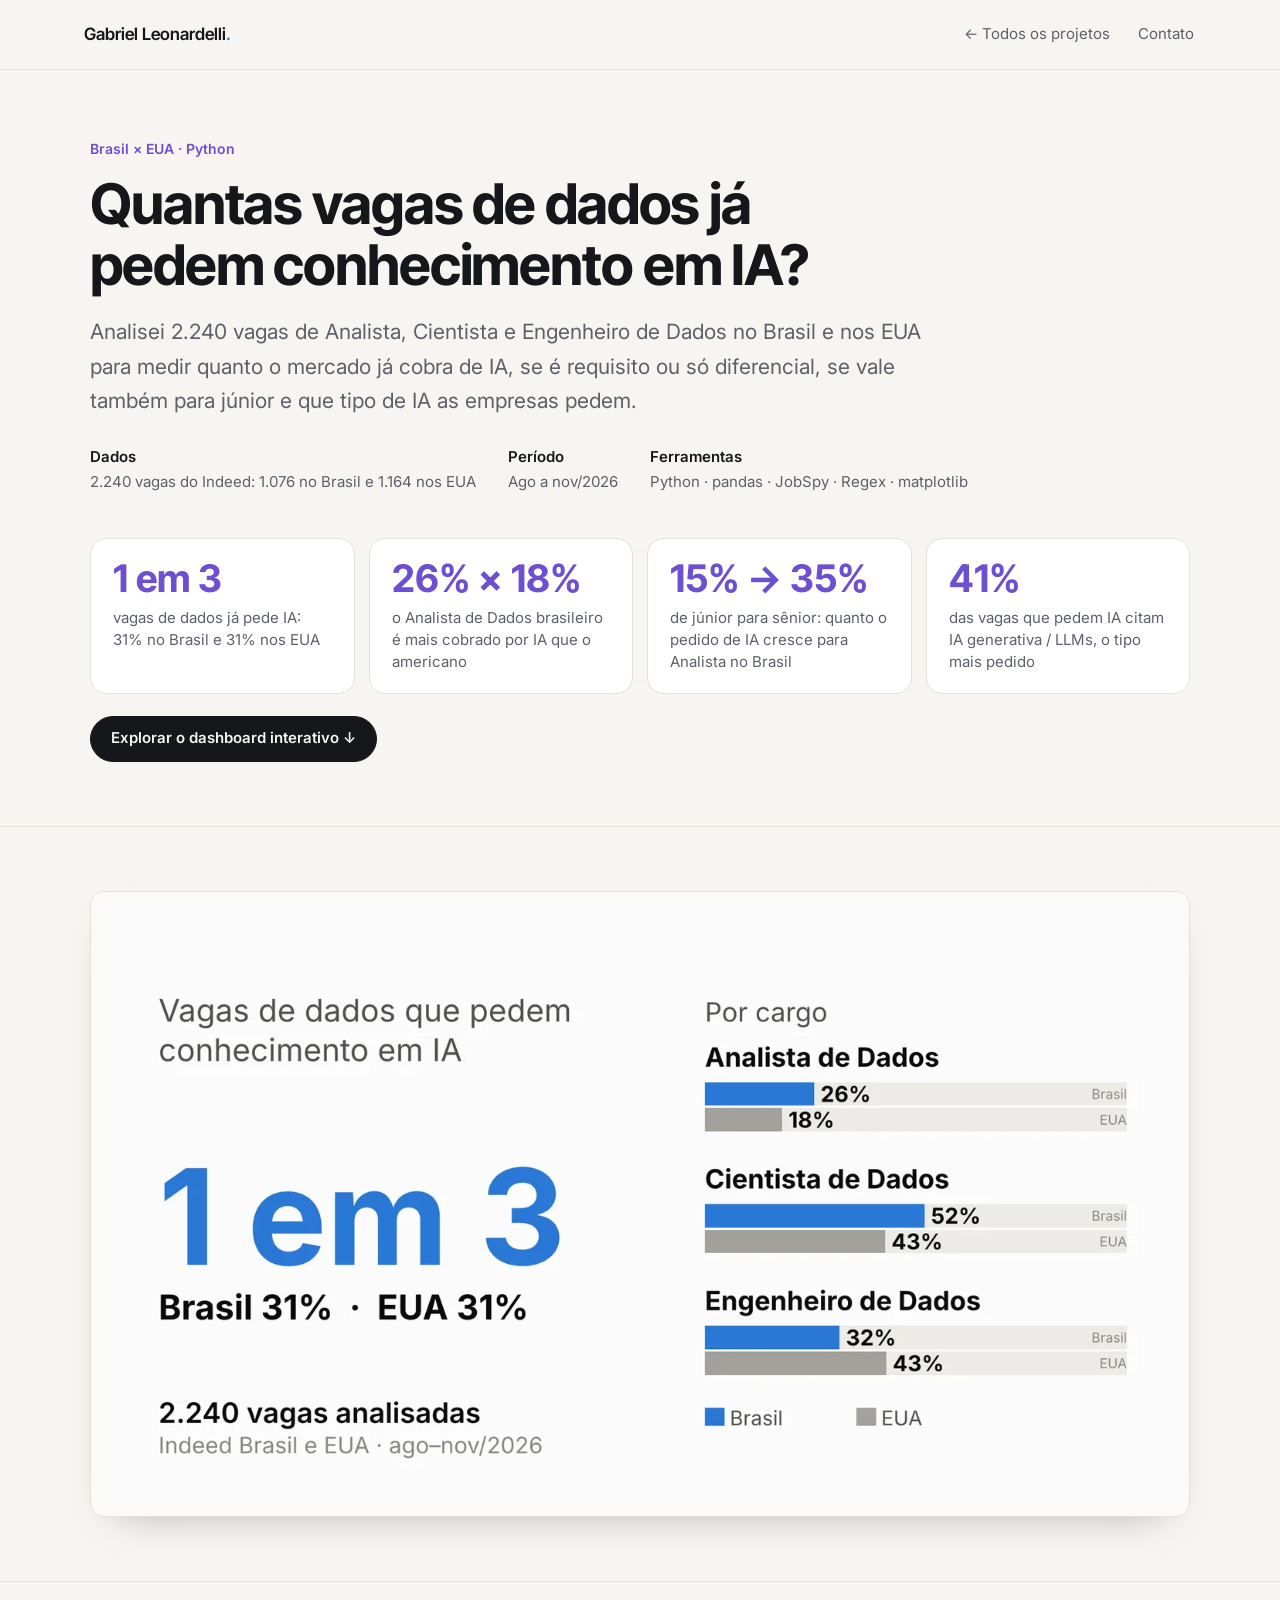
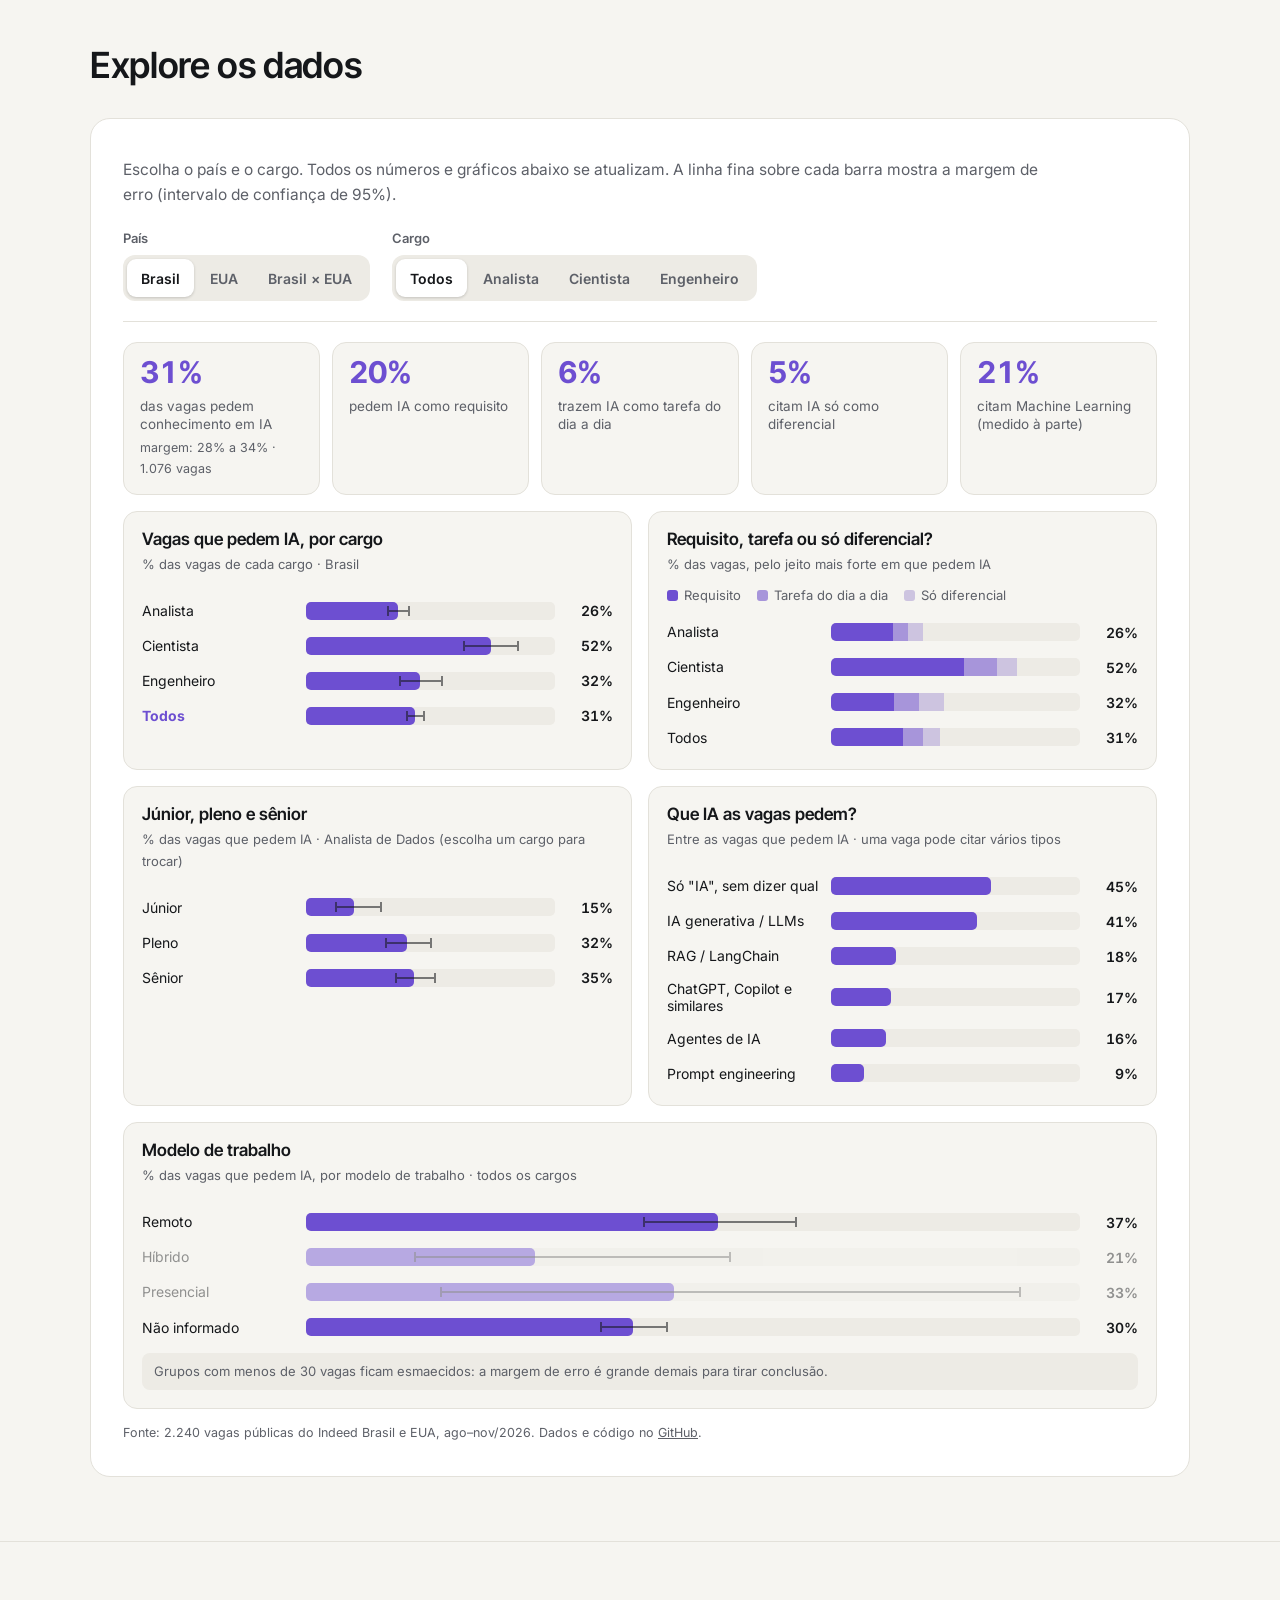
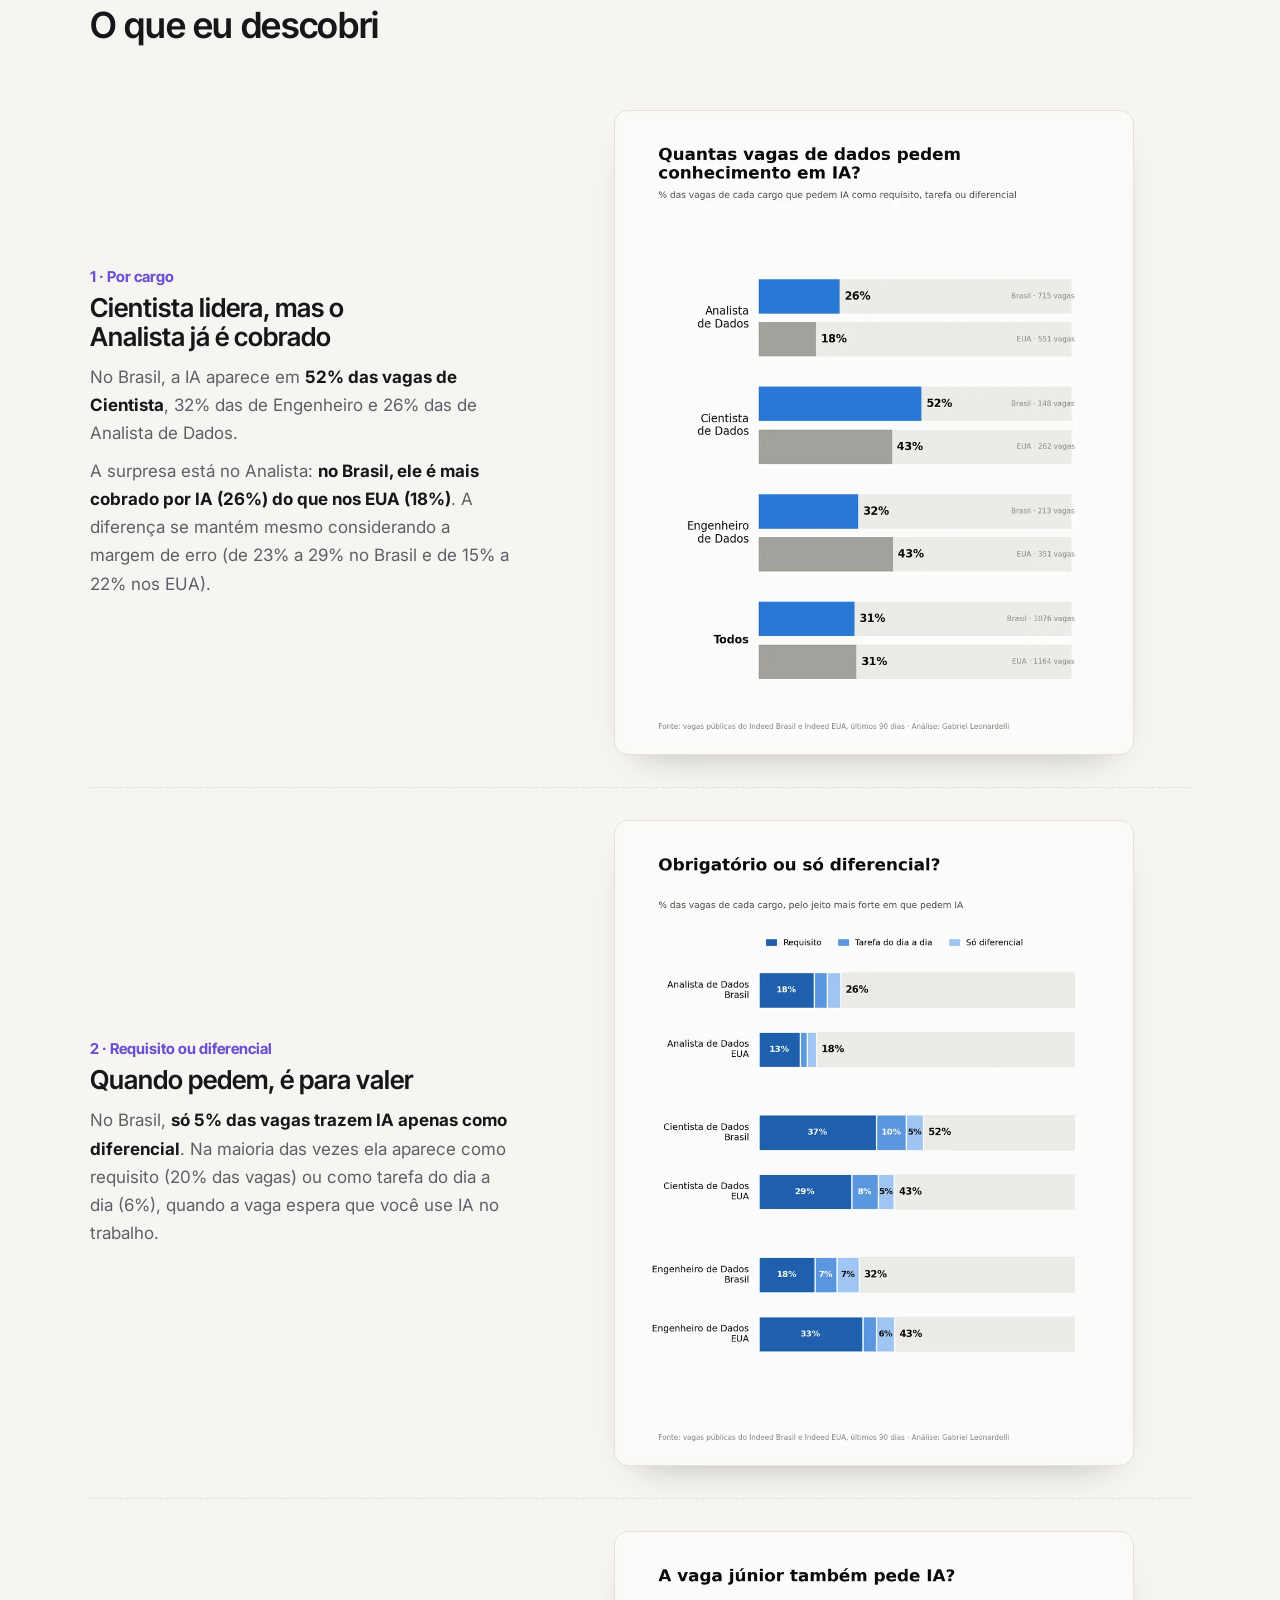
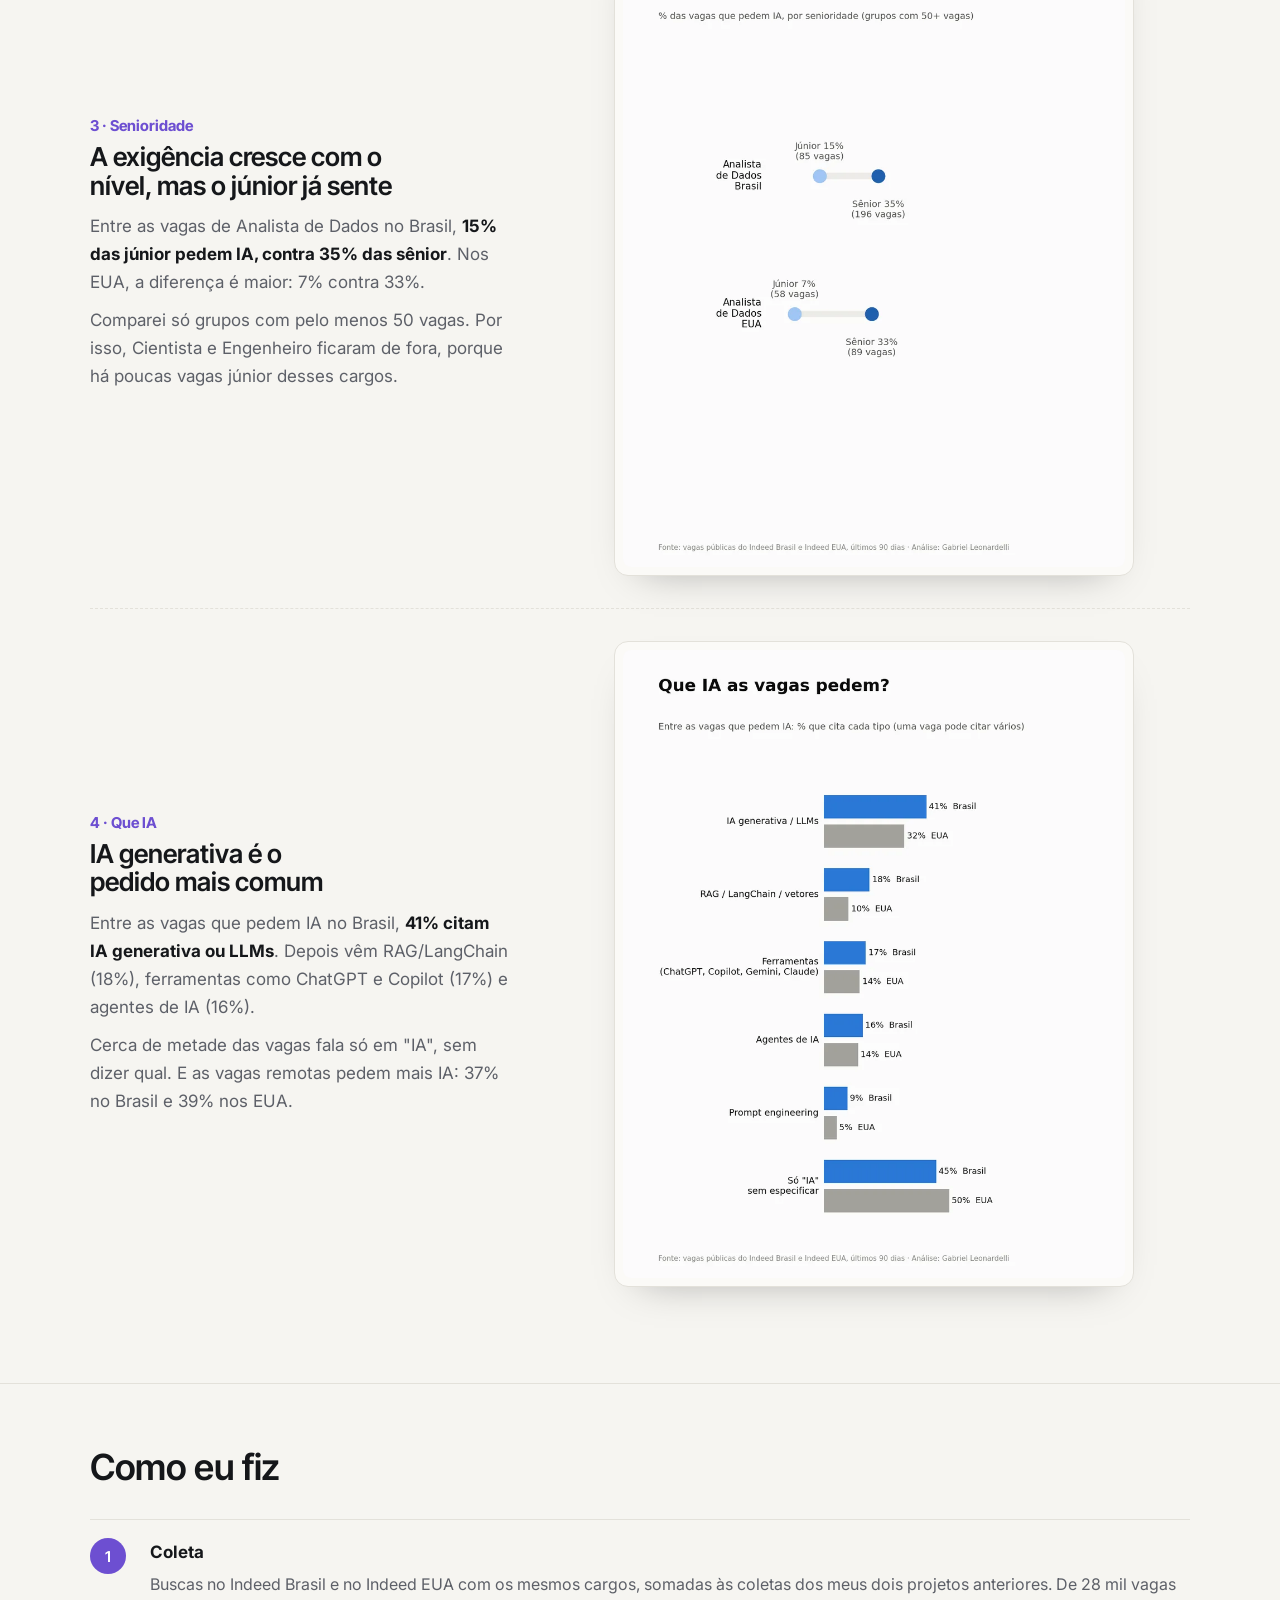
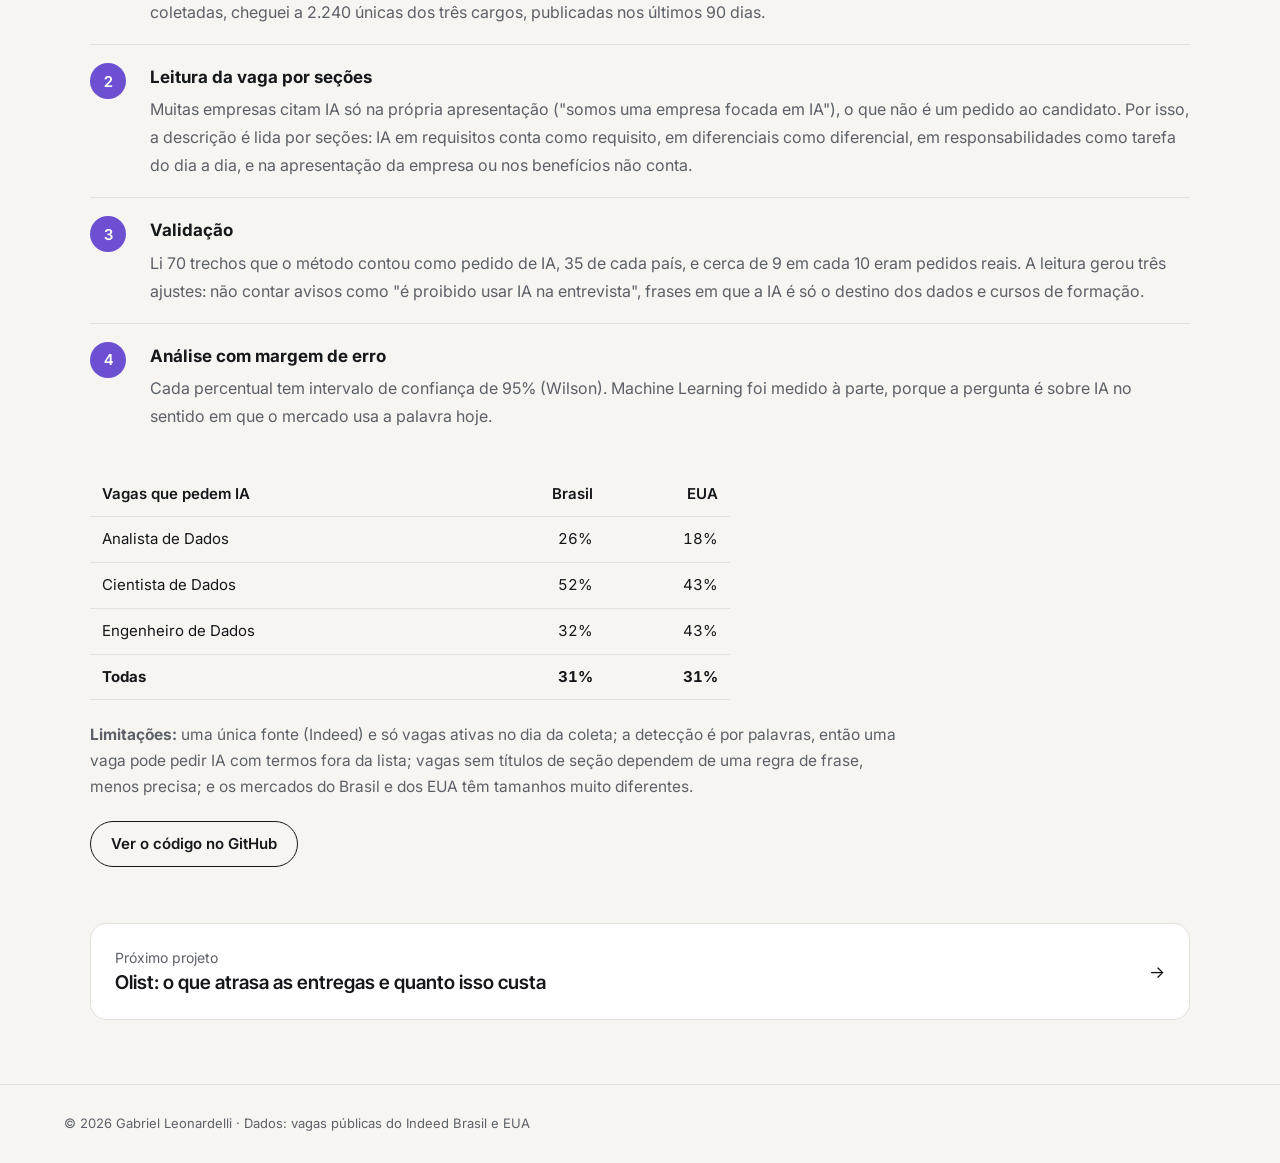
<file: projetos/ia.html>
<!DOCTYPE html>
<html lang="pt-BR">
<head>
<meta charset="utf-8">
<meta name="viewport" content="width=device-width, initial-scale=1">
<title>Vagas de dados que pedem IA · Gabriel Leonardelli</title>
<meta name="description" content="Quantas vagas de dados pedem conhecimento em IA? Análise de 2.240 vagas de Analista, Cientista e Engenheiro de Dados no Brasil e nos EUA.">
<link rel="preconnect" href="https://fonts.googleapis.com"><link rel="preconnect" href="https://fonts.gstatic.com" crossorigin>
<link href="https://fonts.googleapis.com/css2?family=Inter+Tight:wght@500;600;700&family=Inter:wght@400;500;600&display=swap" rel="stylesheet">
<link rel="stylesheet" href="../projeto.css">
</head>
<body style="--c:var(--violet)">

<nav><div class="wrap">
 <a class="brand" href="../index.html">Gabriel Leonardelli<span>.</span></a>
 <a class="l" href="../index.html#projetos">← Todos os projetos</a>
 <a class="l" href="../index.html#contato">Contato</a>
</div></nav>

<header class="band"><div class="wrap">
 <span class="tag">Brasil × EUA · Python</span>
 <h1>Quantas vagas de dados já pedem conhecimento em IA?</h1>
 <p class="lede">Analisei 2.240 vagas de Analista, Cientista e Engenheiro de Dados no Brasil e nos EUA para medir quanto o mercado já cobra de IA, se é requisito ou só diferencial, se vale também para júnior e que tipo de IA as empresas pedem.</p>
 <div class="meta">
  <div><b>Dados</b>2.240 vagas do Indeed: 1.076 no Brasil e 1.164 nos EUA</div>
  <div><b>Período</b>Ago a nov/2026</div>
  <div><b>Ferramentas</b>Python · pandas · JobSpy · Regex · matplotlib</div>
 </div>
 <div class="kpis">
  <div class="kpi"><b>1 em 3</b><span>vagas de dados já pede IA: 31% no Brasil e 31% nos EUA</span></div>
  <div class="kpi"><b>26% × 18%</b><span>o Analista de Dados brasileiro é mais cobrado por IA que o americano</span></div>
  <div class="kpi"><b>15% → 35%</b><span>de júnior para sênior: quanto o pedido de IA cresce para Analista no Brasil</span></div>
  <div class="kpi"><b>41%</b><span>das vagas que pedem IA citam IA generativa / LLMs, o tipo mais pedido</span></div>
 </div>
 <div class="cta"><a class="btn p" href="#explorar">Explorar o dashboard interativo ↓</a></div>
</div></header>

<main>
<section class="band sec"><div class="wrap">
 <figure class="shot"><img src="../img/ia-capa.webp" width="1400" height="787" alt="Resumo do estudo: 1 em cada 3 vagas de dados pede conhecimento em IA, com os percentuais por cargo no Brasil e nos EUA."></figure>
</div></section>

<section class="band sec" id="explorar"><div class="wrap">
 <h2>Explore os dados</h2>
 <div class="dash" id="dash">
  <p class="lead">Escolha o país e o cargo. Todos os números e gráficos abaixo se atualizam. A linha fina sobre cada barra mostra a margem de erro (intervalo de confiança de 95%).</p>
  <div class="filters">
   <div class="fg"><span>País</span><div class="seg" id="f-pais"></div></div>
   <div class="fg"><span>Cargo</span><div class="seg" id="f-cargo"></div></div>
  </div>
  <div class="tiles" id="tiles"></div>
  <div class="dgrid">
   <div class="dcard"><h4>Vagas que pedem IA, por cargo</h4><p class="sub" id="s-cargo">% das vagas de cada cargo</p><div class="legend" id="lg1"></div><div class="bars" id="b-cargo"></div></div>
   <div class="dcard"><h4>Requisito, tarefa ou só diferencial?</h4><p class="sub">% das vagas, pelo jeito mais forte em que pedem IA</p><div class="legend" id="lg2"></div><div class="bars" id="b-forma"></div></div>
   <div class="dcard"><h4>Júnior, pleno e sênior</h4><p class="sub" id="s-sen"></p><div class="legend" id="lg3"></div><div class="bars" id="b-sen"></div><p class="warn" id="w-sen" hidden></p></div>
   <div class="dcard"><h4>Que IA as vagas pedem?</h4><p class="sub">Entre as vagas que pedem IA · uma vaga pode citar vários tipos</p><div class="legend" id="lg4"></div><div class="bars" id="b-tipo"></div></div>
   <div class="dcard wide"><h4>Modelo de trabalho</h4><p class="sub" id="s-mod">% das vagas que pedem IA, por modelo de trabalho · todos os cargos</p><div class="legend" id="lg5"></div><div class="bars" id="b-mod"></div><p class="warn">Grupos com menos de 30 vagas ficam esmaecidos: a margem de erro é grande demais para tirar conclusão.</p></div>
  </div>
  <p class="note2">Fonte: 2.240 vagas públicas do Indeed Brasil e EUA, ago–nov/2026. Dados e código no <a href="https://github.com/GabrielLeo12/ia-vagas-dados" target="_blank" rel="noopener">GitHub</a>.</p>
 </div>
</div></section>

<section class="band sec"><div class="wrap">
 <h2>O que eu descobri</h2>

 <div class="finding">
  <div>
   <p class="n">1 · Por cargo</p>
   <h3>Cientista lidera, mas o Analista já é cobrado</h3>
   <p>No Brasil, a IA aparece em <strong>52% das vagas de Cientista</strong>, 32% das de Engenheiro e 26% das de Analista de Dados.</p>
   <p style="margin-top:10px">A surpresa está no Analista: <strong>no Brasil, ele é mais cobrado por IA (26%) do que nos EUA (18%)</strong>. A diferença se mantém mesmo considerando a margem de erro (de 23% a 29% no Brasil e de 15% a 22% nos EUA).</p>
  </div>
  <figure class="shot portrait"><img src="../img/ia-por-cargo.webp" width="900" height="1125" alt="Gráfico de barras com o percentual de vagas que pedem IA por cargo, Brasil e EUA."></figure>
 </div>

 <div class="finding">
  <div>
   <p class="n">2 · Requisito ou diferencial</p>
   <h3>Quando pedem, é para valer</h3>
   <p>No Brasil, <strong>só 5% das vagas trazem IA apenas como diferencial</strong>. Na maioria das vezes ela aparece como requisito (20% das vagas) ou como tarefa do dia a dia (6%), quando a vaga espera que você use IA no trabalho.</p>
  </div>
  <figure class="shot portrait"><img src="../img/ia-obrigatorio.webp" width="900" height="1125" alt="Barras empilhadas mostrando, por cargo e país, quanto da exigência de IA é requisito, tarefa do dia a dia ou só diferencial."></figure>
 </div>

 <div class="finding">
  <div>
   <p class="n">3 · Senioridade</p>
   <h3>A exigência cresce com o nível, mas o júnior já sente</h3>
   <p>Entre as vagas de Analista de Dados no Brasil, <strong>15% das júnior pedem IA, contra 35% das sênior</strong>. Nos EUA, a diferença é maior: 7% contra 33%.</p>
   <p style="margin-top:10px">Comparei só grupos com pelo menos 50 vagas. Por isso, Cientista e Engenheiro ficaram de fora, porque há poucas vagas júnior desses cargos.</p>
  </div>
  <figure class="shot portrait"><img src="../img/ia-junior-senior.webp" width="900" height="1125" alt="Comparação entre vagas júnior e sênior de Analista de Dados que pedem IA, no Brasil e nos EUA."></figure>
 </div>

 <div class="finding">
  <div>
   <p class="n">4 · Que IA</p>
   <h3>IA generativa é o pedido mais comum</h3>
   <p>Entre as vagas que pedem IA no Brasil, <strong>41% citam IA generativa ou LLMs</strong>. Depois vêm RAG/LangChain (18%), ferramentas como ChatGPT e Copilot (17%) e agentes de IA (16%).</p>
   <p style="margin-top:10px">Cerca de metade das vagas fala só em "IA", sem dizer qual. E as vagas remotas pedem mais IA: 37% no Brasil e 39% nos EUA.</p>
  </div>
  <figure class="shot portrait"><img src="../img/ia-tipos.webp" width="900" height="1125" alt="Gráfico com os tipos de IA citados nas vagas que pedem IA, Brasil e EUA."></figure>
 </div>
</div></section>

<section class="band sec"><div class="wrap">
 <h2>Como eu fiz</h2>
 <ol class="steps">
  <li><div><b>Coleta</b><span>Buscas no Indeed Brasil e no Indeed EUA com os mesmos cargos, somadas às coletas dos meus dois projetos anteriores. De 28 mil vagas coletadas, cheguei a 2.240 únicas dos três cargos, publicadas nos últimos 90 dias.</span></div></li>
  <li><div><b>Leitura da vaga por seções</b><span>Muitas empresas citam IA só na própria apresentação ("somos uma empresa focada em IA"), o que não é um pedido ao candidato. Por isso, a descrição é lida por seções: IA em requisitos conta como requisito, em diferenciais como diferencial, em responsabilidades como tarefa do dia a dia, e na apresentação da empresa ou nos benefícios não conta.</span></div></li>
  <li><div><b>Validação</b><span>Li 70 trechos que o método contou como pedido de IA, 35 de cada país, e cerca de 9 em cada 10 eram pedidos reais. A leitura gerou três ajustes: não contar avisos como "é proibido usar IA na entrevista", frases em que a IA é só o destino dos dados e cursos de formação.</span></div></li>
  <li><div><b>Análise com margem de erro</b><span>Cada percentual tem intervalo de confiança de 95% (Wilson). Machine Learning foi medido à parte, porque a pergunta é sobre IA no sentido em que o mercado usa a palavra hoje.</span></div></li>
 </ol>

 <div class="scroll" style="margin-top:24px;max-width:640px">
  <table>
   <thead><tr><th>Vagas que pedem IA</th><th class="r">Brasil</th><th class="r">EUA</th></tr></thead>
   <tbody>
    <tr><td>Analista de Dados</td><td class="r">26%</td><td class="r">18%</td></tr>
    <tr><td>Cientista de Dados</td><td class="r">52%</td><td class="r">43%</td></tr>
    <tr><td>Engenheiro de Dados</td><td class="r">32%</td><td class="r">43%</td></tr>
    <tr><td><b>Todas</b></td><td class="r"><b>31%</b></td><td class="r"><b>31%</b></td></tr>
   </tbody>
  </table>
 </div>

 <p class="note"><strong>Limitações:</strong> uma única fonte (Indeed) e só vagas ativas no dia da coleta; a detecção é por palavras, então uma vaga pode pedir IA com termos fora da lista; vagas sem títulos de seção dependem de uma regra de frase, menos precisa; e os mercados do Brasil e dos EUA têm tamanhos muito diferentes.</p>

 <div class="cta">
  <a class="btn" href="https://github.com/GabrielLeo12/ia-vagas-dados" target="_blank" rel="noopener">Ver o código no GitHub</a>
 </div>

 <a class="next" href="olist.html"><span><small>Próximo projeto</small><b>Olist: o que atrasa as entregas e quanto isso custa</b></span><span aria-hidden="true">→</span></a>
</div></section>
</main>

<footer><div class="wrap">© 2026 Gabriel Leonardelli · Dados: vagas públicas do Indeed Brasil e EUA</div></footer>
<script src="../dash.js"></script>
<script>
{
 const NOMES={Analista:'Analista de Dados',Cientista:'Cientista de Dados',Engenheiro:'Engenheiro de Dados',Todos:'Todos os cargos'};
 const CURTO={Analista:'Analista',Cientista:'Cientista',Engenheiro:'Engenheiro',Todos:'Todos'};
 const TIPO={'Ferramentas (ChatGPT, Copilot, Gemini, Claude)':'ChatGPT, Copilot e similares','Só "IA", sem especificar':'Só "IA", sem dizer qual','RAG / LangChain / vetores':'RAG / LangChain'};
 const CORES={Brasil:'var(--c)',EUA:'var(--muted)'};
 const st={pais:'Brasil',cargo:'Todos'};
 const $=id=>document.getElementById(id);
 let d=null;
 const paises=()=>st.pais==='Comparar'?['Brasil','EUA']:[st.pais];
 const leg=(el)=>{el.innerHTML=st.pais==='Comparar'?'<span><i style="background:var(--c)"></i>Brasil</span><span><i style="background:var(--muted);opacity:.55"></i>EUA</span>':'';};
 const get=(t,f)=>d[t].find(r=>Object.entries(f).every(([k,v])=>r[k]===v));

 function tiles(){
  const ps=paises();
  const val=(k,dig=0)=>ps.map(p=>{const r=get('cargo',{pais:p,cargo:st.cargo});return r?D.pct(r[k],dig):'–'}).join(' · ');
  const r0=get('cargo',{pais:ps[0],cargo:st.cargo});
  const ci=ps.length===1&&r0?`<small>margem: ${D.pct(r0.ic95_min)} a ${D.pct(r0.ic95_max)} · ${D.num(r0.vagas)} vagas</small>`:`<small>Brasil · EUA</small>`;
  const t=[[val('pct_pede_ia'),'das vagas pedem conhecimento em IA',ci],[val('pct_requisito'),'pedem IA como requisito',''],[val('pct_tarefa'),'trazem IA como tarefa do dia a dia',''],[val('pct_so_diferencial'),'citam IA só como diferencial',''],[val('pct_cita_ml'),'citam Machine Learning (medido à parte)','']];
  $('tiles').innerHTML=t.map(([b,s,x])=>`<div class="tile"><b>${D.esc(b)}</b><span>${D.esc(s)}</span>${x}</div>`).join('');
 }
 function porCargo(){
  leg($('lg1'));
  const cs=['Analista','Cientista','Engenheiro','Todos'];
  $('s-cargo').textContent=st.pais==='Comparar'?'% das vagas de cada cargo · Brasil × EUA':'% das vagas de cada cargo · '+st.pais;
  D.bars($('b-cargo'),cs.map(c=>{
   const a=get('cargo',{pais:paises()[0],cargo:c}),b=st.pais==='Comparar'?get('cargo',{pais:'EUA',cargo:c}):null;
   return {lab:CURTO[c],v:a.pct_pede_ia,v2:b?b.pct_pede_ia:null,lo:b?null:a.ic95_min,hi:b?null:a.ic95_max,
    txt:b?`${D.pct(a.pct_pede_ia)} · ${D.pct(b.pct_pede_ia)}`:D.pct(a.pct_pede_ia),on:c===st.cargo,dim:st.cargo!=='Todos'&&c!==st.cargo&&c!=='Todos',
    title:`${NOMES[c]}: ${a.pedem_ia} de ${a.vagas} vagas`};
  }),{max:70});
 }
 function forma(){
  const cor=['var(--c)','color-mix(in srgb,var(--c) 55%,var(--track))','color-mix(in srgb,var(--c) 25%,var(--track))'];
  $('lg2').innerHTML=['Requisito','Tarefa do dia a dia','Só diferencial'].map((l,i)=>`<span><i style="background:${cor[i]}"></i>${l}</span>`).join('');
  const cs=st.cargo==='Todos'?['Analista','Cientista','Engenheiro','Todos']:[st.cargo];
  const linhas=[];cs.forEach(c=>paises().forEach(p=>linhas.push([c,p])));
  const max=70,w=v=>v/max*100;
  $('b-forma').innerHTML=linhas.map(([c,p])=>{const r=get('cargo',{pais:p,cargo:c});
   return `<div class="brow" title="Requisito ${D.pct(r.pct_requisito,1)} · Tarefa ${D.pct(r.pct_tarefa,1)} · Só diferencial ${D.pct(r.pct_so_diferencial,1)}"><span class="lab">${D.esc(st.cargo!=='Todos'?p:(paises().length>1?CURTO[c]+' · '+p:CURTO[c]))}</span>
   <span class="stack"><i style="width:${w(r.pct_requisito)}%;background:${cor[0]}"></i><i style="width:${w(r.pct_tarefa)}%;background:${cor[1]}"></i><i style="width:${w(r.pct_so_diferencial)}%;background:${cor[2]}"></i></span><span class="val">${D.pct(r.pct_pede_ia)}</span></div>`}).join('');
 }
 function sen(){
  leg($('lg3'));
  const c=st.cargo==='Todos'?'Analista':st.cargo;
  $('s-sen').textContent=`% das vagas que pedem IA · ${NOMES[c]}`+(st.cargo==='Todos'?' (escolha um cargo para trocar)':'');
  const ss=['Júnior','Pleno','Sênior'];let peq=[];
  D.bars($('b-sen'),ss.map(s=>{
   const a=get('senioridade',{pais:paises()[0],cargo:c,senioridade:s}),b=st.pais==='Comparar'?get('senioridade',{pais:'EUA',cargo:c,senioridade:s}):null;
   [a,b].forEach(r=>{if(r&&r.vagas<50)peq.push(`${r.pais} ${s} (${r.vagas} vagas)`)});
   return {lab:`${s}`,v:a.pct_pede_ia,v2:b?b.pct_pede_ia:null,lo:b?null:a.ic95_min,hi:b?null:a.ic95_max,
    txt:b?`${D.pct(a.pct_pede_ia)} · ${D.pct(b.pct_pede_ia)}`:D.pct(a.pct_pede_ia),dim:!b&&a.vagas<50,title:`${s}: ${a.pedem_ia} de ${a.vagas} vagas`+(b?` · EUA: ${b.pedem_ia} de ${b.vagas}`:'')};
  }),{max:80});
  $('w-sen').hidden=!peq.length;
  $('w-sen').textContent=peq.length?`Poucas vagas em: ${peq.join(', ')}. Com menos de 50 vagas, a margem de erro é grande; trate como indicação, não conclusão.`:'';
 }
 function tipo(){
  leg($('lg4'));
  const ts=[...new Set(d.tipo.map(r=>r.tipo_ia))];
  const items=ts.map(t=>{const a=get('tipo',{pais:paises()[0],cargo:st.cargo,tipo_ia:t}),b=st.pais==='Comparar'?get('tipo',{pais:'EUA',cargo:st.cargo,tipo_ia:t}):null;
   return {lab:TIPO[t]||t,v:a?a.pct_das_que_pedem_ia:0,v2:b?b.pct_das_que_pedem_ia:null,
    txt:b?`${D.pct(a.pct_das_que_pedem_ia)} · ${D.pct(b.pct_das_que_pedem_ia)}`:D.pct(a.pct_das_que_pedem_ia),title:`${a.vagas} vagas`+(b?` · EUA: ${b.vagas}`:'')};});
  items.sort((x,y)=>y.v-x.v);
  D.bars($('b-tipo'),items,{max:70});
 }
 function modelo(){
  leg($('lg5'));
  $('s-mod').textContent='% das vagas que pedem IA, por modelo de trabalho · todos os cargos'+(st.cargo!=='Todos'?' (este corte não existe por cargo)':'');
  const ms=['Remoto','Híbrido','Presencial','Não informado'];
  D.bars($('b-mod'),ms.map(m=>{const a=get('modelo',{pais:paises()[0],modelo_trabalho:m}),b=st.pais==='Comparar'?get('modelo',{pais:'EUA',modelo_trabalho:m}):null;
   return {lab:m,v:a.pct_pede_ia,v2:b?b.pct_pede_ia:null,lo:b?null:a.ic95_min,hi:b?null:a.ic95_max,
    txt:b?`${D.pct(a.pct_pede_ia)} · ${D.pct(b.pct_pede_ia)}`:D.pct(a.pct_pede_ia),dim:a.vagas<30&&(!b||b.vagas<30),
    title:`${m}: ${a.vagas} vagas`+(b?` · EUA: ${b.vagas} vagas`:'')};}),{max:70});
 }
 const draw=()=>{tiles();porCargo();forma();sen();tipo();modelo();};
 D.seg($('f-pais'),[['Brasil','Brasil'],['EUA','EUA'],['Comparar','Brasil × EUA']],st.pais,v=>{st.pais=v;draw();});
 D.seg($('f-cargo'),[['Todos','Todos'],['Analista','Analista'],['Cientista','Cientista'],['Engenheiro','Engenheiro']],st.cargo,v=>{st.cargo=v;draw();});
 D.load('../dados/ia.json').then(j=>{d=j;draw();}).catch(()=>D.fail($('dash')));
}
</script>
<script data-goatcounter="https://gabrielleo.goatcounter.com/count" async src="https://gc.zgo.at/count.js"></script>
</body>
</html>
</file>
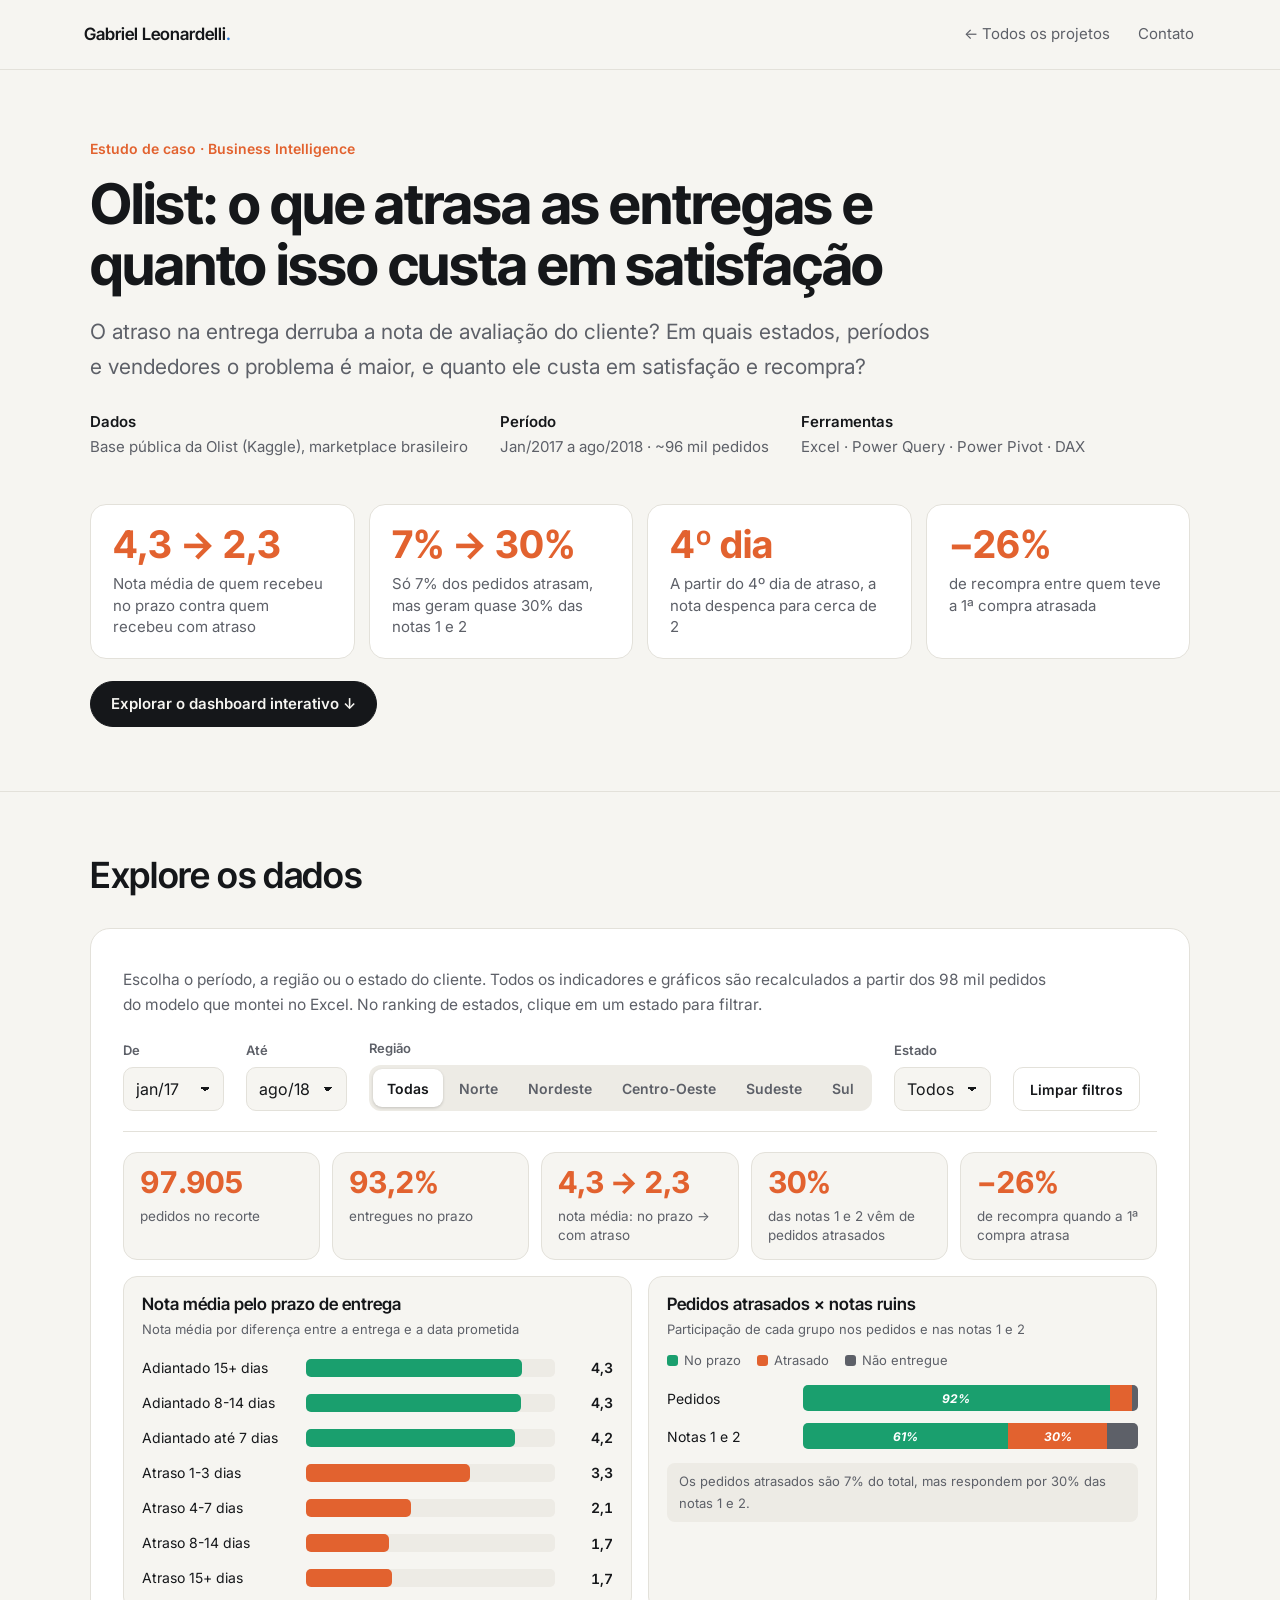
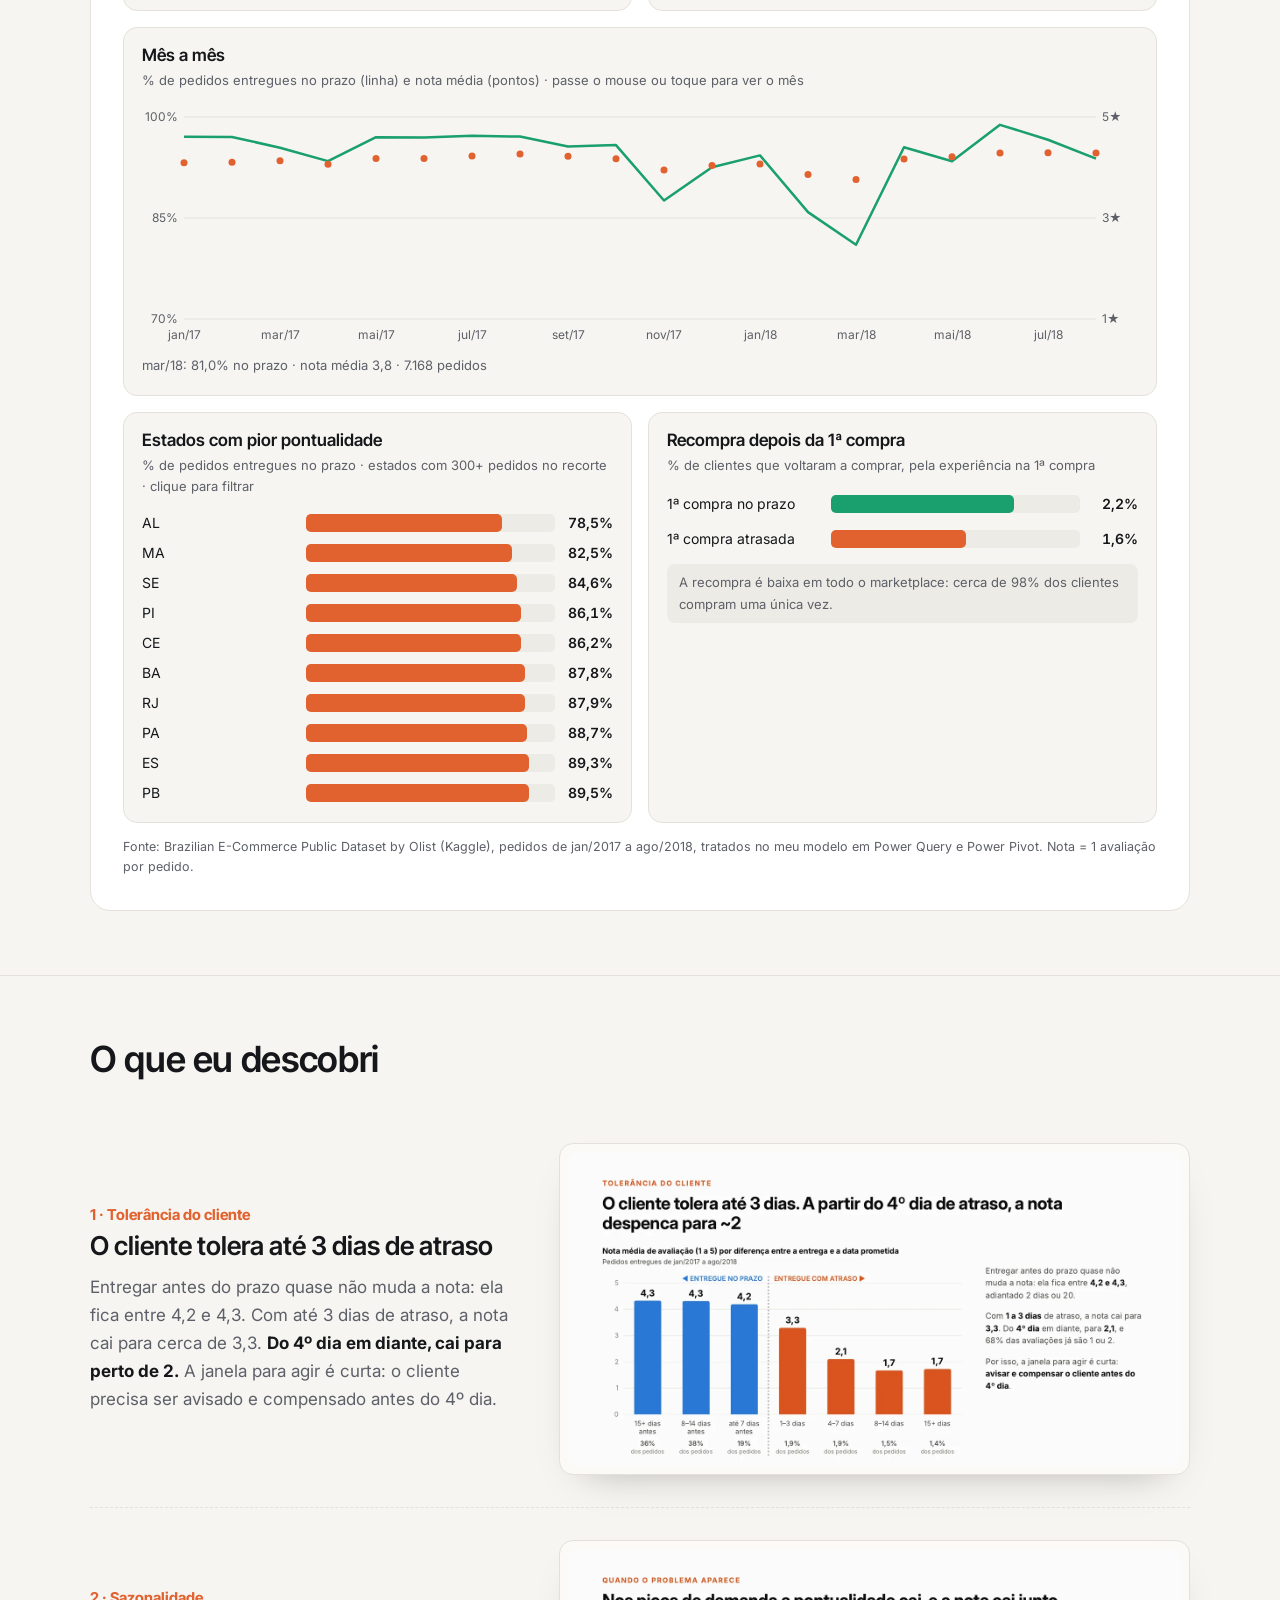
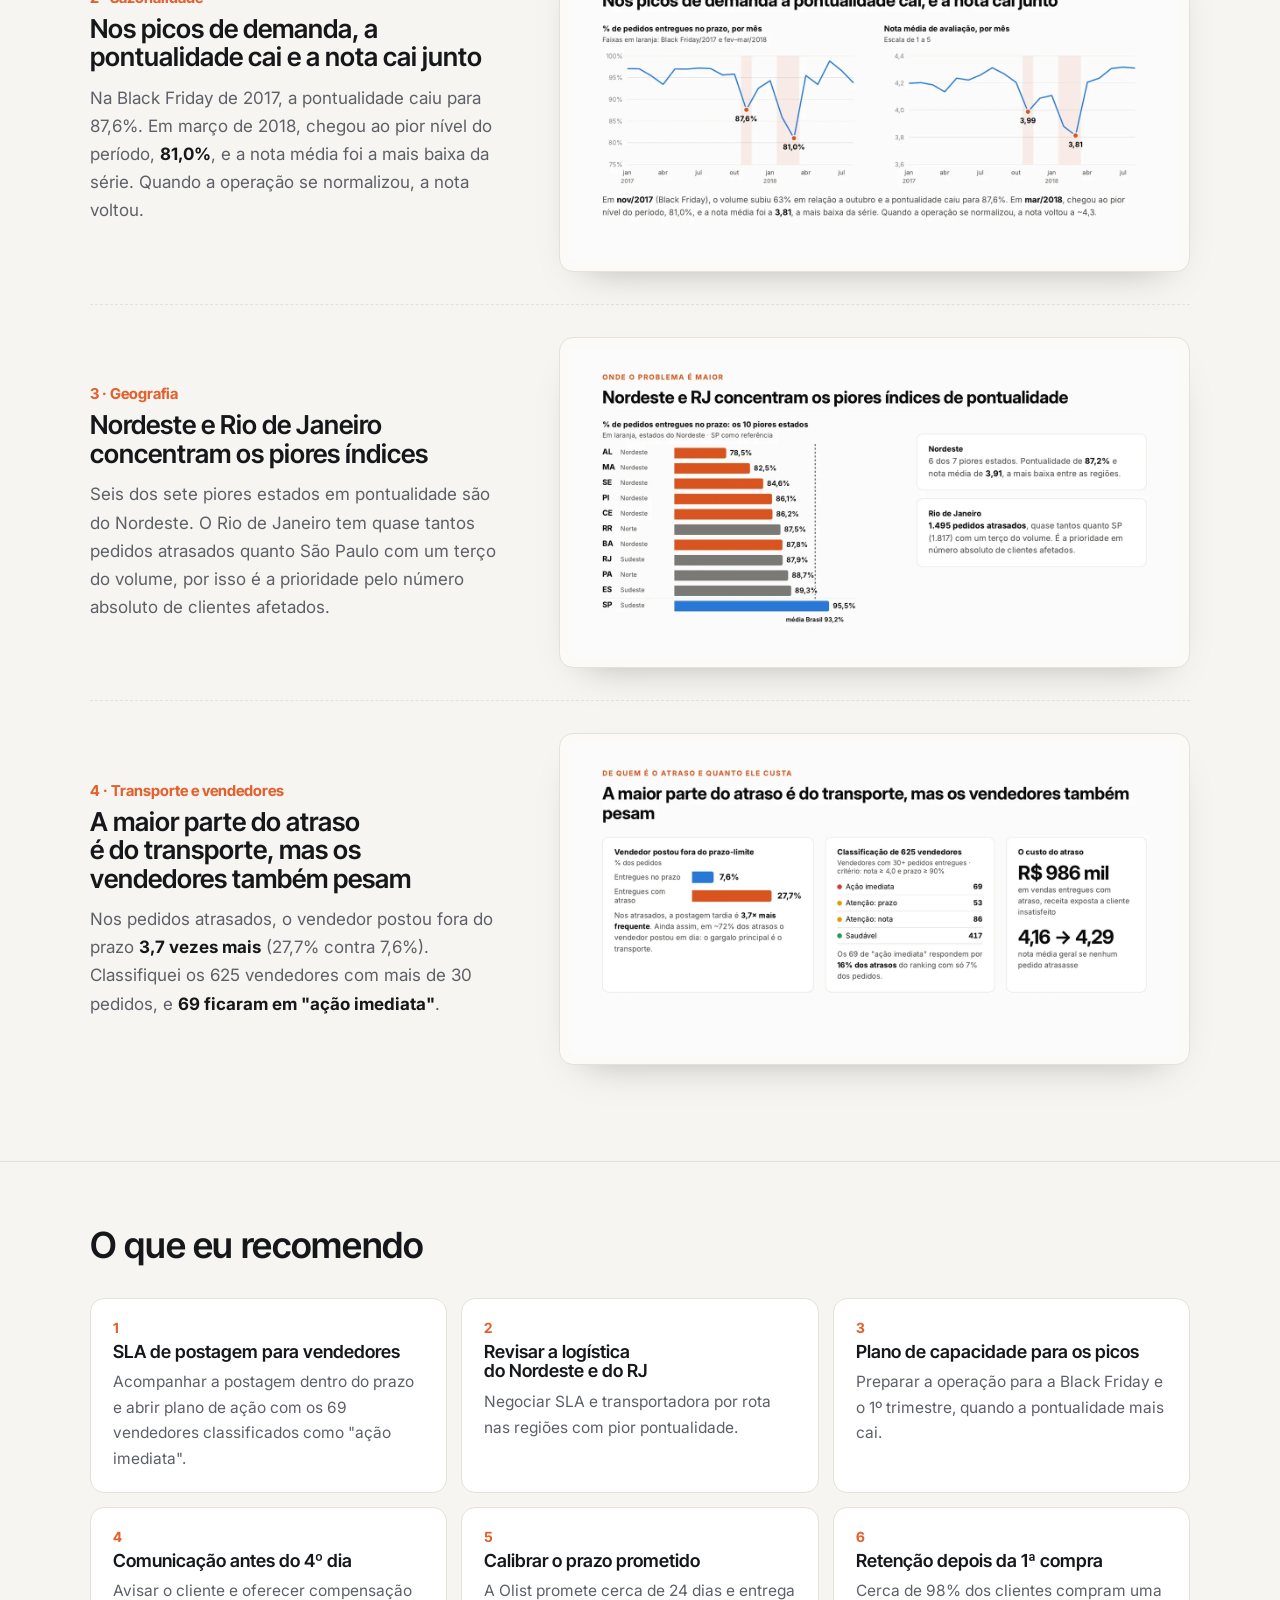
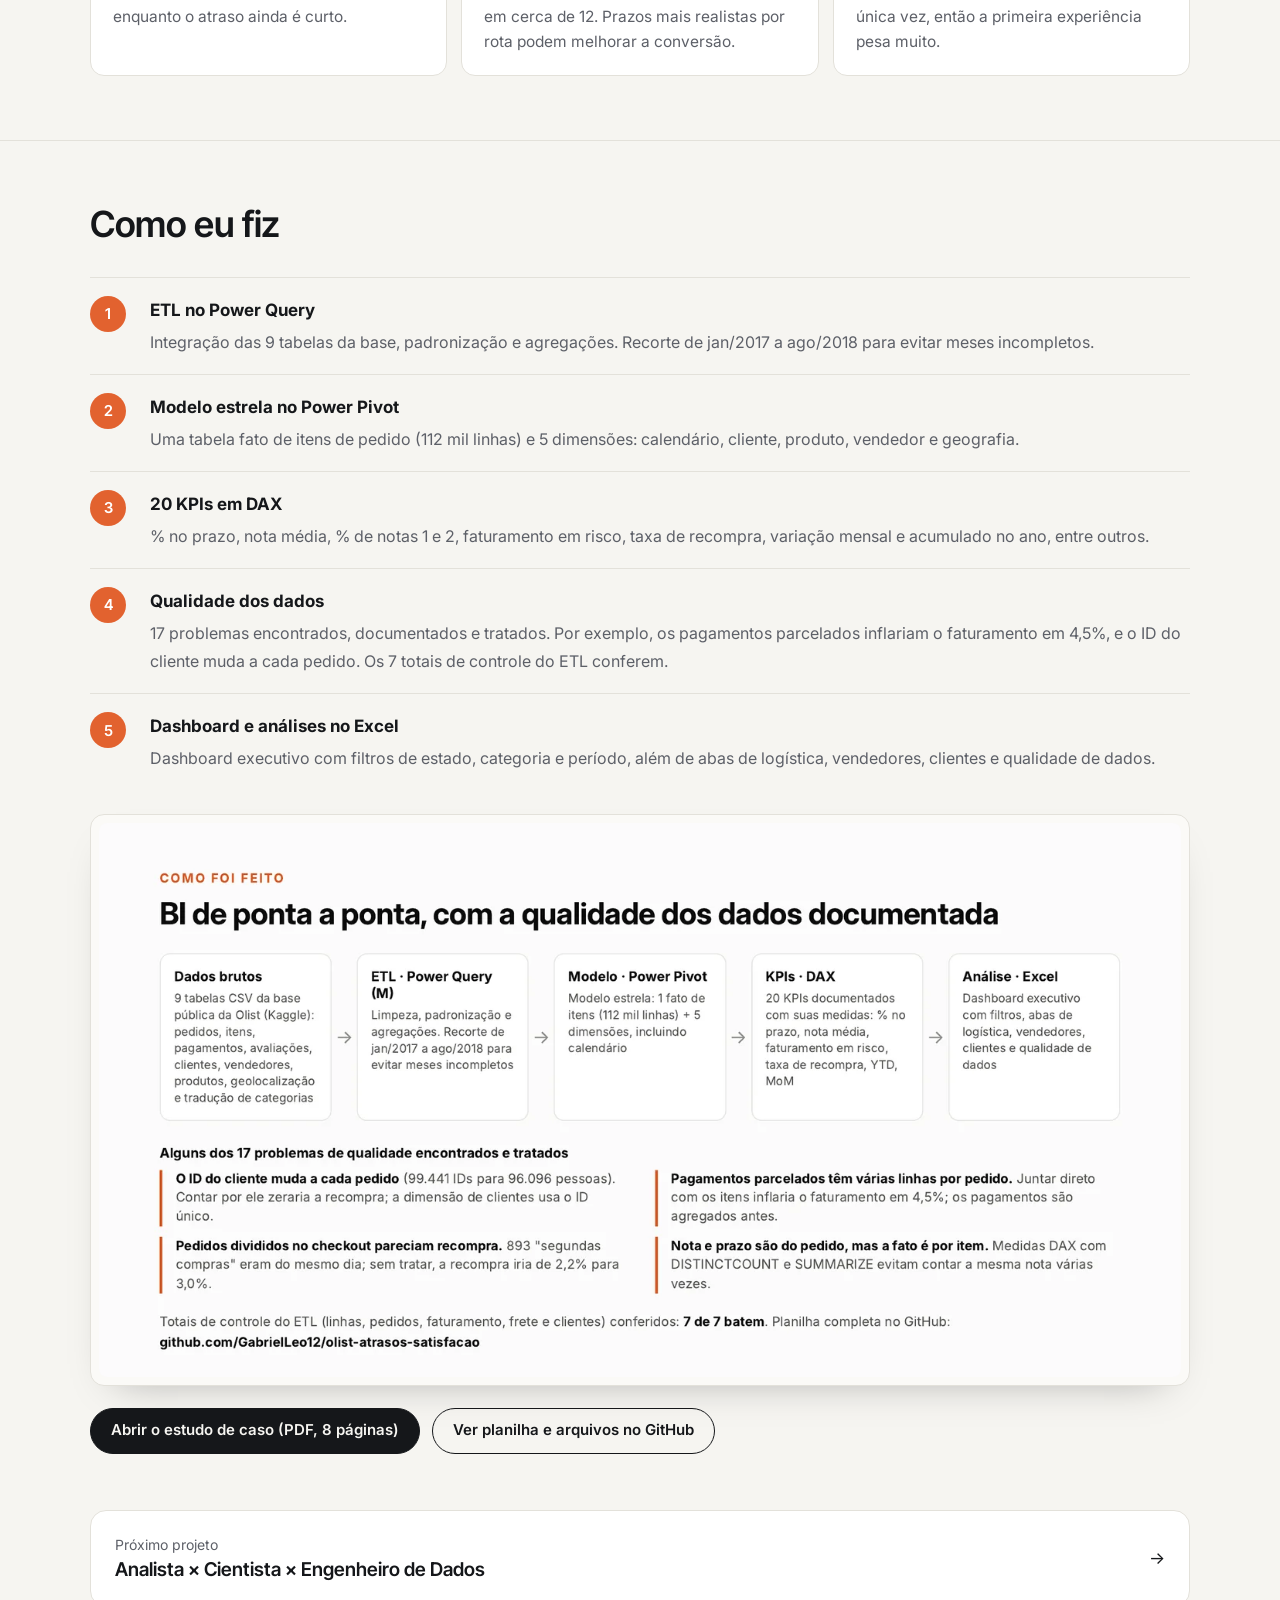
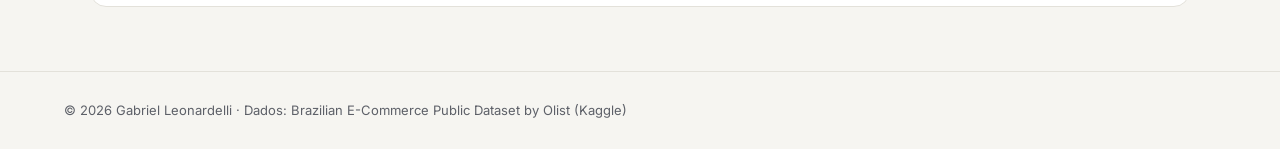
<file: projetos/olist.html>
<!DOCTYPE html>
<html lang="pt-BR">
<head>
<meta charset="utf-8">
<meta name="viewport" content="width=device-width, initial-scale=1">
<title>Olist: atrasos e satisfação · Gabriel Leonardelli</title>
<meta name="description" content="Estudo de caso de BI: como o atraso na entrega afeta a satisfação e a recompra dos clientes da Olist.">
<link rel="preconnect" href="https://fonts.googleapis.com"><link rel="preconnect" href="https://fonts.gstatic.com" crossorigin>
<link href="https://fonts.googleapis.com/css2?family=Inter+Tight:wght@500;600;700&family=Inter:wght@400;500;600&display=swap" rel="stylesheet">
<link rel="stylesheet" href="../projeto.css">
</head>
<body style="--c:var(--orange)">

<nav><div class="wrap">
 <a class="brand" href="../index.html">Gabriel Leonardelli<span>.</span></a>
 <a class="l" href="../index.html#projetos">← Todos os projetos</a>
 <a class="l" href="../index.html#contato">Contato</a>
</div></nav>

<header class="band"><div class="wrap">
 <span class="tag">Estudo de caso · Business Intelligence</span>
 <h1>Olist: o que atrasa as entregas e quanto isso custa em satisfação</h1>
 <p class="lede">O atraso na entrega derruba a nota de avaliação do cliente? Em quais estados, períodos e vendedores o problema é maior, e quanto ele custa em satisfação e recompra?</p>
 <div class="meta">
  <div><b>Dados</b>Base pública da Olist (Kaggle), marketplace brasileiro</div>
  <div><b>Período</b>Jan/2017 a ago/2018 · ~96 mil pedidos</div>
  <div><b>Ferramentas</b>Excel · Power Query · Power Pivot · DAX</div>
 </div>
 <div class="kpis">
  <div class="kpi"><b>4,3 → 2,3</b><span>Nota média de quem recebeu no prazo contra quem recebeu com atraso</span></div>
  <div class="kpi"><b>7% → 30%</b><span>Só 7% dos pedidos atrasam, mas geram quase 30% das notas 1 e 2</span></div>
  <div class="kpi"><b>4º dia</b><span>A partir do 4º dia de atraso, a nota despenca para cerca de 2</span></div>
  <div class="kpi"><b>−26%</b><span>de recompra entre quem teve a 1ª compra atrasada</span></div>
 </div>
 <div class="cta"><a class="btn p" href="#explorar">Explorar o dashboard interativo ↓</a></div>
</div></header>

<main>
<section class="band sec" id="explorar"><div class="wrap">
 <h2>Explore os dados</h2>
 <div class="dash" id="dash">
  <p class="lead">Escolha o período, a região ou o estado do cliente. Todos os indicadores e gráficos são recalculados a partir dos 98 mil pedidos do modelo que montei no Excel. No ranking de estados, clique em um estado para filtrar.</p>
  <div class="filters">
   <div class="fg"><span>De</span><select class="dsel" id="o-ini"></select></div>
   <div class="fg"><span>Até</span><select class="dsel" id="o-fim"></select></div>
   <div class="fg"><span>Região</span><div class="seg" id="o-reg"></div></div>
   <div class="fg"><span>Estado</span><select class="dsel" id="o-uf"></select></div>
   <div class="fg"><span>&nbsp;</span><button type="button" class="dbtn" id="o-limpar">Limpar filtros</button></div>
  </div>
  <div class="tiles" id="o-tiles"></div>
  <div class="dgrid">
   <div class="dcard"><h4>Nota média pelo prazo de entrega</h4><p class="sub">Nota média por diferença entre a entrega e a data prometida</p><div class="bars" id="o-faixa"></div></div>
   <div class="dcard stack2"><h4>Pedidos atrasados × notas ruins</h4><p class="sub">Participação de cada grupo nos pedidos e nas notas 1 e 2</p><div class="legend" id="o-lg"></div><div class="bars" id="o-comp"></div><p class="warn" id="o-comp-t"></p></div>
   <div class="dcard wide"><h4>Mês a mês</h4><p class="sub" id="o-mes-sub">% de pedidos entregues no prazo (linha) e nota média (pontos) · passe o mouse ou toque para ver o mês</p><div class="dfig" id="o-mes"><svg role="img" aria-label="Evolução mensal da pontualidade e da nota média"></svg></div><p class="sub" id="o-mes-info" style="margin:10px 0 0;min-height:1.4em"></p></div>
   <div class="dcard"><h4>Estados com pior pontualidade</h4><p class="sub">% de pedidos entregues no prazo · estados com 300+ pedidos no recorte · clique para filtrar</p><div class="bars" id="o-ufs"></div></div>
   <div class="dcard"><h4>Recompra depois da 1ª compra</h4><p class="sub">% de clientes que voltaram a comprar, pela experiência na 1ª compra</p><div class="bars" id="o-rec"></div><p class="warn" id="o-rec-t"></p></div>
  </div>
  <p class="note2">Fonte: Brazilian E-Commerce Public Dataset by Olist (Kaggle), pedidos de jan/2017 a ago/2018, tratados no meu modelo em Power Query e Power Pivot. Nota = 1 avaliação por pedido.</p>
 </div>
</div></section>

<section class="band sec"><div class="wrap">
 <h2>O que eu descobri</h2>

 <div class="finding">
  <div>
   <p class="n">1 · Tolerância do cliente</p>
   <h3>O cliente tolera até 3 dias de atraso</h3>
   <p>Entregar antes do prazo quase não muda a nota: ela fica entre 4,2 e 4,3. Com até 3 dias de atraso, a nota cai para cerca de 3,3. <strong>Do 4º dia em diante, cai para perto de 2.</strong> A janela para agir é curta: o cliente precisa ser avisado e compensado antes do 4º dia.</p>
  </div>
  <figure class="shot"><img src="../img/olist-tolerancia.webp" width="1400" height="716" alt="Gráfico de barras da nota média por dias de diferença entre a entrega e a data prometida: 4,3 entregando antes, 3,3 com 1 a 3 dias de atraso e cerca de 2 a partir do 4º dia."></figure>
 </div>

 <div class="finding">
  <div>
   <p class="n">2 · Sazonalidade</p>
   <h3>Nos picos de demanda, a pontualidade cai e a nota cai junto</h3>
   <p>Na Black Friday de 2017, a pontualidade caiu para 87,6%. Em março de 2018, chegou ao pior nível do período, <strong>81,0%</strong>, e a nota média foi a mais baixa da série. Quando a operação se normalizou, a nota voltou.</p>
  </div>
  <figure class="shot"><img src="../img/olist-sazonalidade.webp" width="1400" height="716" alt="Dois gráficos de linha mensais: percentual de pedidos no prazo e nota média, ambos com quedas em novembro de 2017 e março de 2018."></figure>
 </div>

 <div class="finding">
  <div>
   <p class="n">3 · Geografia</p>
   <h3>Nordeste e Rio de Janeiro concentram os piores índices</h3>
   <p>Seis dos sete piores estados em pontualidade são do Nordeste. O Rio de Janeiro tem quase tantos pedidos atrasados quanto São Paulo com um terço do volume, por isso é a prioridade pelo número absoluto de clientes afetados.</p>
  </div>
  <figure class="shot"><img src="../img/olist-estados.webp" width="1400" height="716" alt="Ranking dos 10 estados com menor percentual de pedidos entregues no prazo, com destaque para o Nordeste."></figure>
 </div>

 <div class="finding">
  <div>
   <p class="n">4 · Transporte e vendedores</p>
   <h3>A maior parte do atraso é do transporte, mas os vendedores também pesam</h3>
   <p>Nos pedidos atrasados, o vendedor postou fora do prazo <strong>3,7 vezes mais</strong> (27,7% contra 7,6%). Classifiquei os 625 vendedores com mais de 30 pedidos, e <strong>69 ficaram em "ação imediata"</strong>.</p>
  </div>
  <figure class="shot"><img src="../img/olist-custo.webp" width="1400" height="716" alt="Comparação de postagem fora do prazo entre pedidos no prazo e atrasados, classificação dos 625 vendedores e o custo do atraso."></figure>
 </div>
</div></section>

<section class="band sec"><div class="wrap">
 <h2>O que eu recomendo</h2>
 <div class="list">
  <div class="item"><span class="k">1</span><h3>SLA de postagem para vendedores</h3><p>Acompanhar a postagem dentro do prazo e abrir plano de ação com os 69 vendedores classificados como "ação imediata".</p></div>
  <div class="item"><span class="k">2</span><h3>Revisar a logística do Nordeste e do RJ</h3><p>Negociar SLA e transportadora por rota nas regiões com pior pontualidade.</p></div>
  <div class="item"><span class="k">3</span><h3>Plano de capacidade para os picos</h3><p>Preparar a operação para a Black Friday e o 1º trimestre, quando a pontualidade mais cai.</p></div>
  <div class="item"><span class="k">4</span><h3>Comunicação antes do 4º dia</h3><p>Avisar o cliente e oferecer compensação enquanto o atraso ainda é curto.</p></div>
  <div class="item"><span class="k">5</span><h3>Calibrar o prazo prometido</h3><p>A Olist promete cerca de 24 dias e entrega em cerca de 12. Prazos mais realistas por rota podem melhorar a conversão.</p></div>
  <div class="item"><span class="k">6</span><h3>Retenção depois da 1ª compra</h3><p>Cerca de 98% dos clientes compram uma única vez, então a primeira experiência pesa muito.</p></div>
 </div>
</div></section>

<section class="band sec"><div class="wrap">
 <h2>Como eu fiz</h2>
 <ol class="steps">
  <li><div><b>ETL no Power Query</b><span>Integração das 9 tabelas da base, padronização e agregações. Recorte de jan/2017 a ago/2018 para evitar meses incompletos.</span></div></li>
  <li><div><b>Modelo estrela no Power Pivot</b><span>Uma tabela fato de itens de pedido (112 mil linhas) e 5 dimensões: calendário, cliente, produto, vendedor e geografia.</span></div></li>
  <li><div><b>20 KPIs em DAX</b><span>% no prazo, nota média, % de notas 1 e 2, faturamento em risco, taxa de recompra, variação mensal e acumulado no ano, entre outros.</span></div></li>
  <li><div><b>Qualidade dos dados</b><span>17 problemas encontrados, documentados e tratados. Por exemplo, os pagamentos parcelados inflariam o faturamento em 4,5%, e o ID do cliente muda a cada pedido. Os 7 totais de controle do ETL conferem.</span></div></li>
  <li><div><b>Dashboard e análises no Excel</b><span>Dashboard executivo com filtros de estado, categoria e período, além de abas de logística, vendedores, clientes e qualidade de dados.</span></div></li>
 </ol>
 <figure class="shot" style="margin-top:24px"><img src="../img/olist-metodo.webp" width="1400" height="716" alt="Fluxo do projeto, dos dados brutos ao dashboard, e alguns dos 17 problemas de qualidade encontrados."></figure>

 <div class="cta">
  <a class="btn p" href="../arquivos/olist-estudo-de-caso.pdf" target="_blank" rel="noopener">Abrir o estudo de caso (PDF, 8 páginas)</a>
  <a class="btn" href="https://github.com/GabrielLeo12/olist-atrasos-satisfacao" target="_blank" rel="noopener">Ver planilha e arquivos no GitHub</a>
 </div>

 <a class="next" href="cargos.html"><span><small>Próximo projeto</small><b>Analista × Cientista × Engenheiro de Dados</b></span><span aria-hidden="true">→</span></a>
</div></section>
</main>

<footer><div class="wrap">© 2026 Gabriel Leonardelli · Dados: Brazilian E-Commerce Public Dataset by Olist (Kaggle)</div></footer>
<script src="../dash.js"></script>
<script>
{
 const $=id=>document.getElementById(id);
 const MESES=['jan','fev','mar','abr','mai','jun','jul','ago','set','out','nov','dez'];
 const mesTxt=m=>{const [a,b]=m.split('-');return MESES[+b-1]+'/'+a.slice(2)};
 const REG=['Todas','Norte','Nordeste','Centro-Oeste','Sudeste','Sul'];
 const st={ini:'2017-01',fim:'2018-08',reg:'Todas',uf:'Todos'};
 let L=[],F={},meses=[],ufReg={};
 const g=(r,k)=>r[F[k]];
 const filtra=(ign)=>L.filter(r=>g(r,'ano_mes')>=st.ini&&g(r,'ano_mes')<=st.fim&&(st.reg==='Todas'||g(r,'regiao_cliente')===st.reg)&&(ign==='uf'||st.uf==='Todos'||g(r,'uf_cliente')===st.uf));
 function soma(rs,by){const o={};rs.forEach(r=>{const k=by?by(r):'_';const a=o[k]||(o[k]={pedidos:0,notas:0,soma_nota:0,baixas:0,primeiras:0,recompras:0,prazo:0,atraso:0,nao:0,
   baixas_atraso:0,baixas_nao:0,nota_prazo:0,n_prazo:0,nota_atraso:0,n_atraso:0,prim_prazo:0,rec_prazo:0,prim_atraso:0,rec_atraso:0});
   const gr=g(r,'grupo'),p=g(r,'pedidos');a.pedidos+=p;a.notas+=g(r,'notas');a.soma_nota+=g(r,'soma_nota');a.baixas+=g(r,'baixas');
   if(gr==='prazo'){a.prazo+=p;a.nota_prazo+=g(r,'soma_nota');a.n_prazo+=g(r,'notas');a.prim_prazo+=g(r,'primeiras');a.rec_prazo+=g(r,'recompras');}
   else if(gr==='atraso'){a.atraso+=p;a.baixas_atraso+=g(r,'baixas');a.nota_atraso+=g(r,'soma_nota');a.n_atraso+=g(r,'notas');a.prim_atraso+=g(r,'primeiras');a.rec_atraso+=g(r,'recompras');}
   else{a.nao+=p;a.baixas_nao+=g(r,'baixas');}});return o;}
 const pctPrazo=a=>(a.prazo+a.atraso)?a.prazo/(a.prazo+a.atraso)*100:null;
 const nota=(s,n)=>n?s/n:null;
 const n1=v=>v==null?'–':D.num(v,1);

 function filtros(){
  const ms=meses.map(m=>[m,mesTxt(m)]);
  D.sel($('o-ini'),ms,st.ini,v=>{st.ini=v;if(st.fim<v)st.fim=v;filtros();draw();});
  D.sel($('o-fim'),ms.filter(([m])=>m>=st.ini),st.fim,v=>{st.fim=v;draw();});
  D.seg($('o-reg'),REG.map(r=>[r,r]),st.reg,v=>{st.reg=v;if(st.uf!=='Todos'&&ufReg[st.uf]!==v&&v!=='Todas')st.uf='Todos';filtros();draw();});
  const ufs=Object.keys(ufReg).filter(u=>st.reg==='Todas'||ufReg[u]===st.reg).sort();
  D.sel($('o-uf'),[['Todos','Todos'],...ufs.map(u=>[u,u])],st.uf,v=>{st.uf=v;draw();});
 }
 function tiles(a){
  const np=nota(a.nota_prazo,a.n_prazo),na=nota(a.nota_atraso,a.n_atraso);
  const rp=a.prim_prazo?a.rec_prazo/a.prim_prazo*100:null,ra=a.prim_atraso?a.rec_atraso/a.prim_atraso*100:null;
  const t=[[D.num(a.pedidos),'pedidos no recorte'],[D.pct(pctPrazo(a),1),'entregues no prazo'],
   [`${n1(np)} → ${n1(na)}`,'nota média: no prazo → com atraso'],
   [D.pct(a.baixas?a.baixas_atraso/a.baixas*100:null),'das notas 1 e 2 vêm de pedidos atrasados'],
   [rp&&ra!=null?(ra>=rp?'+':'−')+D.pct(Math.abs(ra/rp-1)*100):'–','de recompra quando a 1ª compra atrasa']];
  $('o-tiles').innerHTML=t.map(([b,s])=>`<div class="tile"><b>${D.esc(b)}</b><span>${D.esc(s)}</span></div>`).join('');
 }
 function faixa(rs){
  const o=soma(rs.filter(r=>g(r,'faixa')),r=>g(r,'faixa'));
  const ks=Object.keys(o).sort();
  D.bars($('o-faixa'),ks.map(k=>{const v=nota(o[k].soma_nota,o[k].notas);return {lab:k.replace(/^\d\. /,''),v:v||0,txt:n1(v),on:k.startsWith('5')||k.startsWith('6')||k.startsWith('7')?false:false,title:`${D.num(o[k].pedidos)} pedidos`}}),{max:5});
  $('o-faixa').querySelectorAll('.brow').forEach((b,i)=>{if(ks[i]>'4')b.querySelector('.trk i').style.background='var(--orange)'; else b.querySelector('.trk i').style.background='var(--green)';});
 }
 function comp(a){
  const cor={prazo:'var(--green)',atraso:'var(--orange)',nao:'var(--muted)'};
  $('o-lg').innerHTML=`<span><i style="background:${cor.prazo}"></i>No prazo</span><span><i style="background:${cor.atraso}"></i>Atrasado</span><span><i style="background:${cor.nao}"></i>Não entregue</span>`;
  const bp=a.baixas-a.baixas_atraso-a.baixas_nao;
  const linhas=[['Pedidos',[a.prazo,a.atraso,a.nao],a.pedidos],['Notas 1 e 2',[bp,a.baixas_atraso,a.baixas_nao],a.baixas]];
  $('o-comp').innerHTML=linhas.map(([l,v,t])=>`<div class="brow"><span class="lab">${l}</span><span class="stack">${v.map((x,i)=>{const p=t?x/t*100:0;return `<i style="width:${p}%;background:${Object.values(cor)[i]}" title="${D.pct(p,1)}">${p>=12?D.pct(p):''}</i>`}).join('')}</span></div>`).join('');
  const pa=a.pedidos?a.atraso/a.pedidos*100:0,ba=a.baixas?a.baixas_atraso/a.baixas*100:0;
  $('o-comp-t').textContent=`Os pedidos atrasados são ${D.pct(pa)} do total, mas respondem por ${D.pct(ba)} das notas 1 e 2.`;
 }
 function mensal(rs){
  const svg=$('o-mes').querySelector('svg');
  const o=soma(rs,r=>g(r,'ano_mes')),ks=Object.keys(o).sort();
  const draw2=()=>{
   const W=svg.clientWidth,H=svg.clientHeight;if(!W)return;
   const m={l:42,r:42,t:12,b:26},iw=W-m.l-m.r,ih=H-m.t-m.b;
   if(ks.length<2){svg.innerHTML=`<text x="${W/2}" y="${H/2}" text-anchor="middle">Escolha pelo menos 2 meses</text>`;return;}
   const x=i=>m.l+i*iw/(ks.length-1);
   const ps=ks.map(k=>pctPrazo(o[k])),ns=ks.map(k=>nota(o[k].soma_nota,o[k].notas));
   const pmin=Math.max(0,Math.floor((Math.min(...ps.filter(v=>v!=null))-5)/10)*10),yP=v=>m.t+ih-(v-pmin)/(100-pmin)*ih;
   const yN=v=>m.t+ih-(v-1)/4*ih;
   const pts=ks.map((k,i)=>ps[i]==null?null:`${x(i)},${yP(ps[i])}`).filter(Boolean).join(' ');
   const step=W<520?Math.ceil(ks.length/5):Math.ceil(ks.length/10);
   let s='';
   [pmin,(pmin+100)/2,100].forEach(v=>{s+=`<line x1="${m.l}" x2="${W-m.r}" y1="${yP(v)}" y2="${yP(v)}" stroke="var(--line)"/><text x="${m.l-6}" y="${yP(v)+4}" text-anchor="end">${D.pct(v)}</text>`;});
   [1,3,5].forEach(v=>s+=`<text x="${W-m.r+6}" y="${yN(v)+4}">${v}★</text>`);
   ks.forEach((k,i)=>{if(i%step===0)s+=`<text x="${x(i)}" y="${H-6}" text-anchor="middle">${mesTxt(k)}</text>`;});
   s+=`<polyline points="${pts}" fill="none" stroke="var(--green)" stroke-width="2.5" stroke-linejoin="round"/>`;
   ks.forEach((k,i)=>{if(ns[i]!=null)s+=`<circle cx="${x(i)}" cy="${yN(ns[i])}" r="3.5" fill="var(--orange)"/>`;});
   ks.forEach((k,i)=>s+=`<rect x="${x(i)-iw/(ks.length-1)/2}" y="${m.t}" width="${iw/(ks.length-1)}" height="${ih}" fill="transparent" data-i="${i}"/>`);
   svg.innerHTML=s;
   const info=i=>{$('o-mes-info').textContent=`${mesTxt(ks[i])}: ${D.pct(ps[i],1)} no prazo · nota média ${n1(ns[i])} · ${D.num(o[ks[i]].pedidos)} pedidos`;};
   svg.onmousemove=svg.onclick=e=>{const t=e.target.closest('rect[data-i]');if(t)info(+t.dataset.i);};
   let pior=0;ps.forEach((v,i)=>{if(v!=null&&v<ps[pior])pior=i});info(pior);
  };
  if(!window._roMes){window._roMes=new ResizeObserver(()=>window._drawMes&&window._drawMes());window._roMes.observe(svg);}
  window._drawMes=draw2;draw2();
 }
 function estados(){
  const o=soma(filtra('uf'),r=>g(r,'uf_cliente'));
  const it=Object.entries(o).filter(([,a])=>a.pedidos>=300).map(([u,a])=>({lab:u,key:u,v:pctPrazo(a),txt:D.pct(pctPrazo(a),1),on:st.uf===u,title:`${D.num(a.pedidos)} pedidos · ${D.num(a.atraso)} atrasados`})).sort((a,b)=>a.v-b.v).slice(0,10);
  D.bars($('o-ufs'),it,{max:100,click:true});
 }
 function recompra(a){
  const rp=a.prim_prazo?a.rec_prazo/a.prim_prazo*100:0,ra=a.prim_atraso?a.rec_atraso/a.prim_atraso*100:0;
  D.bars($('o-rec'),[{lab:'1ª compra no prazo',v:rp,txt:D.pct(rp,1),title:`${D.num(a.rec_prazo)} de ${D.num(a.prim_prazo)} clientes`},{lab:'1ª compra atrasada',v:ra,txt:D.pct(ra,1),title:`${D.num(a.rec_atraso)} de ${D.num(a.prim_atraso)} clientes`}],{max:Math.max(3,Math.ceil(Math.max(rp,ra)))});
  {const t=$('o-rec').querySelectorAll('.trk i');if(t[0])t[0].style.background='var(--green)';if(t[1])t[1].style.background='var(--orange)';}
  $('o-rec-t').textContent=a.prim_atraso<300?`Poucos clientes com 1ª compra atrasada neste recorte (${a.prim_atraso}); trate como indicação.`:'A recompra é baixa em todo o marketplace: cerca de 98% dos clientes compram uma única vez.';
 }
 function draw(){const rs=filtra(),a=soma(rs)._||soma([])._||{};if(!rs.length){$('o-tiles').innerHTML='<p class="empty">Nenhum pedido com esses filtros.</p>';return;}
  tiles(a);faixa(rs);comp(a);mensal(rs);estados();recompra(a);}
 $('o-ufs').onclick=e=>{const b=e.target.closest('[data-k]');if(!b)return;st.uf=st.uf===b.dataset.k?'Todos':b.dataset.k;filtros();draw();};
 $('o-limpar').onclick=()=>{Object.assign(st,{ini:meses[0],fim:meses[meses.length-1],reg:'Todas',uf:'Todos'});filtros();draw();};
 D.load('../dados/olist.json').then(j=>{j.campos.forEach((c,i)=>F[c]=i);L=j.linhas;meses=[...new Set(L.map(r=>g(r,'ano_mes')))].sort();
  L.forEach(r=>ufReg[g(r,'uf_cliente')]=g(r,'regiao_cliente'));st.ini=meses[0];st.fim=meses[meses.length-1];filtros();draw();}).catch(e=>{console.error(e);D.fail($('dash'));});
}
</script>
<script data-goatcounter="https://gabrielleo.goatcounter.com/count" async src="https://gc.zgo.at/count.js"></script>
</body>
</html>
</file>
<file: projeto.css>
/* Páginas de projeto: mesma identidade da página inicial (papel quente, tinta escura, azul/laranja/verde, Inter Tight + Inter). */
:root{color-scheme:light dark;
--bg:light-dark(#f6f5f1,#111315);--panel:light-dark(#ffffff,#1a1d20);--ink:light-dark(#15171a,#eceae4);
--muted:light-dark(#5d6068,#a3a6ad);--line:light-dark(#e3e1da,#2a2e33);--track:light-dark(#edebe5,#24282c);
--blue:light-dark(#2a78d6,#5b9bf0);--orange:light-dark(#e2622f,#f08a5d);--green:light-dark(#1a9f6e,#3cc492);--violet:light-dark(#6d4fd1,#a08cf2)}
:root[data-theme=light]{color-scheme:light}:root[data-theme=dark]{color-scheme:dark}
*{box-sizing:border-box;min-width:0}
html{scroll-behavior:smooth;scroll-padding-top:72px}
body{margin:0;background:var(--bg);color:var(--ink);font:17px/1.65 Inter,system-ui,sans-serif;overflow-x:clip}
a{color:inherit}
h1,h2,h3{font-family:"Inter Tight",Inter,sans-serif;line-height:1.1;text-wrap:balance;margin:0}
h1{font-size:clamp(34px,5vw,56px);font-weight:700;letter-spacing:-.02em}
h2{font-size:clamp(26px,3.2vw,36px);font-weight:600;letter-spacing:-.01em}
h3{font-size:20px;font-weight:600}
p{margin:0}
.wrap{max-width:1100px;margin:0 auto}
.band{padding:clamp(36px,5vw,72px) max(5vw,16px)}
nav{position:sticky;top:0;z-index:10;background:color-mix(in srgb,var(--bg) 88%,transparent);backdrop-filter:blur(10px);border-bottom:1px solid var(--line)}
nav .wrap{max-width:1240px;display:flex;align-items:center;gap:8px 24px;flex-wrap:wrap;padding:12px max(5vw,16px)}
.brand{font:600 17px "Inter Tight",sans-serif;text-decoration:none;margin-right:auto}
.brand span{color:var(--blue)}
nav a.l{text-decoration:none;color:var(--muted);font-size:15px;padding:10px 2px}
nav a.l:hover{color:var(--ink)}
a:focus-visible,.btn:focus-visible{outline:3px solid var(--blue);outline-offset:3px}
/* cabeçalho */
.tag{display:inline-block;font-size:14px;font-weight:600;color:var(--c);margin-bottom:14px}
.lede{font-size:clamp(18px,1.8vw,21px);color:var(--muted);margin-top:18px;max-width:40em}
.meta{display:flex;flex-wrap:wrap;gap:10px 32px;margin-top:26px;font-size:15px;color:var(--muted)}
.meta b{display:block;color:var(--ink);font-weight:600}
.kpis{display:grid;grid-template-columns:repeat(auto-fit,minmax(200px,1fr));gap:14px;margin-top:clamp(28px,4vw,44px)}
.kpi{background:var(--panel);border:1px solid var(--line);border-radius:16px;padding:20px 22px}
.kpi b{display:block;font:700 clamp(28px,3vw,38px)/1 "Inter Tight",sans-serif;color:var(--c);white-space:nowrap}
.kpi span{display:block;font-size:15px;color:var(--muted);margin-top:10px;line-height:1.45}
/* corpo */
.sec{border-top:1px solid var(--line)}
.sec>.wrap>h2{margin-bottom:clamp(20px,3vw,32px)}
.finding{display:grid;grid-template-columns:minmax(0,.8fr) minmax(0,1.2fr);gap:clamp(24px,4vw,48px);align-items:center;padding:clamp(20px,3vw,32px) 0}
.finding+.finding{border-top:1px dashed var(--line)}
.finding .n{font:700 15px "Inter Tight",sans-serif;color:var(--c);margin-bottom:8px}
.finding h3{font-size:clamp(21px,2.2vw,26px);margin-bottom:12px}
.finding p{color:var(--muted)}
.finding p strong{color:var(--ink)}
.finding.solo{grid-template-columns:minmax(0,1fr)}
.shot{margin:0;background:#fbfaf7;border:1px solid var(--line);border-radius:14px;padding:8px;box-shadow:0 18px 40px -26px rgba(0,0,0,.35)}
.shot img{display:block;width:100%;height:auto;border-radius:8px}
.shot.portrait{max-width:520px;justify-self:center;width:100%}
.pair{display:grid;grid-template-columns:repeat(2,minmax(0,1fr));gap:14px}
.list{display:grid;grid-template-columns:repeat(auto-fit,minmax(280px,1fr));gap:14px}
.item{background:var(--panel);border:1px solid var(--line);border-radius:14px;padding:20px 22px}
.item h3{font-size:18px;margin-bottom:8px}
.item p{font-size:15.5px;color:var(--muted)}
.item .k{font:700 14px "Inter Tight",sans-serif;color:var(--c);display:block;margin-bottom:6px}
.steps{display:grid;gap:0;counter-reset:s}
.steps li{list-style:none;display:grid;grid-template-columns:44px minmax(0,1fr);gap:16px;padding:18px 0;border-top:1px solid var(--line)}
.steps li::before{counter-increment:s;content:counter(s);display:grid;place-items:center;width:36px;height:36px;border-radius:50%;background:var(--c);color:#fff;font:600 15px "Inter Tight",sans-serif}
.steps{padding:0;margin:0}
.steps b{display:block;margin-bottom:4px}
.steps span{color:var(--muted);font-size:16px}
.note{font-size:15.5px;color:var(--muted);margin-top:22px;max-width:52em}
ul.plain{margin:0;padding-left:20px;color:var(--muted)}
ul.plain li{margin:6px 0}
table{width:100%;border-collapse:collapse;font-size:15px}
th,td{text-align:left;padding:10px 12px;border-bottom:1px solid var(--line)}
th{font-weight:600}
td.r,th.r{text-align:right;font-variant-numeric:tabular-nums;white-space:nowrap}
.scroll{overflow-x:auto}
/* rodapé do projeto */
.cta{display:flex;flex-wrap:wrap;gap:12px;margin-top:22px}
.btn{display:inline-flex;align-items:center;gap:8px;min-height:46px;padding:0 20px;border-radius:999px;font-weight:600;font-size:15px;text-decoration:none;border:1.5px solid var(--ink)}
.btn.p{background:var(--ink);color:var(--bg)}
.btn svg{width:18px;height:18px}
.next{display:flex;justify-content:space-between;align-items:center;gap:16px;flex-wrap:wrap;margin-top:clamp(32px,5vw,56px);padding:22px 24px;border:1px solid var(--line);border-radius:16px;background:var(--panel);text-decoration:none}
.next small{display:block;color:var(--muted);font-size:14px}
.next b{font:600 19px "Inter Tight",sans-serif}
.next:hover{border-color:var(--ink)}
footer{padding:28px max(5vw,16px);border-top:1px solid var(--line);font-size:13px;color:var(--muted)}
footer .wrap{max-width:1240px}
@media(max-width:820px){.finding{grid-template-columns:minmax(0,1fr)}.finding .shot{order:2}}
@media(max-width:560px){.pair{grid-template-columns:minmax(0,1fr)}.kpis{grid-template-columns:minmax(0,1fr) minmax(0,1fr)}.kpi{padding:16px}.kpi b{font-size:26px;white-space:normal}body{font-size:16px}}
@media(prefers-reduced-motion:reduce){html{scroll-behavior:auto}}

/* ===== Dashboards interativos ===== */
.dash{background:var(--panel);border:1px solid var(--line);border-radius:20px;padding:clamp(18px,2.6vw,32px);margin-top:8px}
.dash .lead{color:var(--muted);font-size:15.5px;margin:6px 0 20px;max-width:60em}
.filters{display:flex;flex-wrap:wrap;gap:14px 22px;align-items:flex-end;padding-bottom:20px;border-bottom:1px solid var(--line)}
.fg{display:flex;flex-direction:column;gap:6px}
.fg>span{font-size:13px;font-weight:600;color:var(--muted)}
.seg{display:inline-flex;flex-wrap:wrap;background:var(--track);border-radius:12px;padding:4px;gap:2px}
.seg button{font:inherit;font-size:14px;font-weight:600;border:0;background:transparent;color:var(--muted);padding:0 14px;min-height:38px;border-radius:9px;cursor:pointer}
.seg button[aria-pressed=true]{background:var(--panel);color:var(--ink);box-shadow:0 1px 3px rgba(0,0,0,.18)}
.seg button:focus-visible,.dsel:focus-visible,.dbtn:focus-visible,.brow:focus-visible{outline:3px solid var(--c);outline-offset:2px}
.dsel{font:inherit;font-size:16px;min-height:44px;padding:0 36px 0 12px;border-radius:10px;border:1px solid var(--line);background:var(--bg);color:var(--ink);appearance:none;background-image:linear-gradient(45deg,transparent 50%,currentColor 50%),linear-gradient(135deg,currentColor 50%,transparent 50%);background-position:calc(100% - 18px) 19px,calc(100% - 13px) 19px;background-size:5px 5px;background-repeat:no-repeat}
.dbtn{font:inherit;font-size:14px;font-weight:600;min-height:44px;padding:0 16px;border-radius:10px;border:1px solid var(--line);background:transparent;color:var(--ink);cursor:pointer}
.dbtn:hover{border-color:var(--ink)}
.tiles{display:grid;grid-template-columns:repeat(auto-fit,minmax(170px,1fr));gap:12px;margin:20px 0 6px}
.tile{border:1px solid var(--line);border-radius:14px;padding:14px 16px;background:var(--bg)}
.tile b{display:block;font:700 clamp(24px,2.4vw,30px)/1.05 "Inter Tight",sans-serif;color:var(--c);font-variant-numeric:tabular-nums}
.tile span{display:block;font-size:13.5px;color:var(--muted);margin-top:8px;line-height:1.4}
.tile small{display:block;font-size:12.5px;color:var(--muted);margin-top:4px}
.dgrid{display:grid;grid-template-columns:repeat(2,minmax(0,1fr));gap:16px;margin-top:16px}
.dcard{border:1px solid var(--line);border-radius:14px;padding:16px 18px 18px;background:var(--bg);min-width:0}
.dcard.wide{grid-column:1/-1}
.dcard h4{margin:0;font:600 17px/1.3 "Inter Tight",sans-serif}
.dcard .sub{font-size:13px;color:var(--muted);margin:4px 0 14px}
.bars{display:grid;gap:8px}
.brow{display:grid;grid-template-columns:minmax(7em,11em) minmax(0,1fr) minmax(3.4em,auto);align-items:center;gap:10px;font-size:14px;width:100%;border:0;background:none;color:inherit;font-family:inherit;text-align:left;padding:2px 0;border-radius:6px}
button.brow{cursor:pointer}
button.brow:hover .lab{text-decoration:underline}
.brow .lab{line-height:1.25;overflow-wrap:anywhere}
.brow .val{text-align:right;font-weight:600;font-variant-numeric:tabular-nums;white-space:nowrap}
.trk{position:relative;height:18px;background:var(--track);border-radius:5px}
.trk i{position:absolute;left:0;top:0;bottom:0;border-radius:5px;background:var(--c);transition:width .45s ease}
.trk i.b2{background:var(--muted);opacity:.55}
.trk.dual{height:24px}.trk.dual i{height:10px;bottom:auto}.trk.dual i.b2{top:12px}
.trk .ci{position:absolute;top:50%;height:2px;background:var(--ink);opacity:.55;transform:translateY(-50%)}
.trk .ci::before,.trk .ci::after{content:"";position:absolute;top:-4px;width:2px;height:10px;background:inherit}
.trk .ci::before{left:0}.trk .ci::after{right:0}
.brow.on .lab{font-weight:700;color:var(--c)}
.brow.dim{opacity:.45}
.stack{display:flex;height:18px;border-radius:5px;overflow:hidden;background:var(--track)}
.stack i{display:block;height:100%;transition:width .45s ease}
.legend{display:flex;flex-wrap:wrap;gap:6px 16px;font-size:13px;color:var(--muted);margin:-4px 0 12px}
.legend i{display:inline-block;width:11px;height:11px;border-radius:3px;margin-right:6px;vertical-align:-1px}
.warn{font-size:13px;color:var(--muted);background:var(--track);border-radius:8px;padding:8px 12px;margin-top:12px}
.empty{font-size:14px;color:var(--muted);padding:18px 0}
.dfig{position:relative;height:240px}
.dfig svg{position:absolute;inset:0;width:100%;height:100%;overflow:visible}
.dfig text{font:12px Inter,sans-serif;fill:var(--muted)}
.jobs{margin-top:14px;border-top:1px solid var(--line)}
.jobs li{list-style:none;display:grid;grid-template-columns:minmax(0,1fr) auto;gap:4px 16px;padding:11px 0;border-bottom:1px solid var(--line);font-size:14.5px}
.jobs ul{margin:0;padding:0}
.jobs a{font-weight:600;color:var(--ink)}
.jobs .meta2{grid-column:1/-1;font-size:13px;color:var(--muted)}
.jobs .dt{font-size:13px;color:var(--muted);white-space:nowrap}
.jobs-head{display:flex;justify-content:space-between;align-items:center;gap:10px;flex-wrap:wrap;margin-top:14px}
.note2{font-size:12.5px;color:var(--muted);margin-top:14px}
@media(max-width:820px){.dgrid{grid-template-columns:minmax(0,1fr)}}
@media(max-width:560px){nav a.l[href$="#contato"]{display:none}}
@media(max-width:520px){.tiles{grid-template-columns:minmax(0,1fr) minmax(0,1fr);gap:10px}.tile{padding:12px}.brow{grid-template-columns:minmax(5.5em,7.5em) minmax(0,1fr) minmax(3em,auto);font-size:13px;gap:8px}.filters{gap:12px}.seg button{padding:0 11px}}
@media(prefers-reduced-motion:reduce){.trk i,.stack i{transition:none}}
.stack2 .brow{grid-template-columns:minmax(6em,9em) minmax(0,1fr)}
.stack2 .stack{height:26px}
.stack2 .stack i{display:flex;align-items:center;justify-content:center;font-size:12px;font-weight:700;color:#fff;overflow:hidden;white-space:nowrap}
</file>
